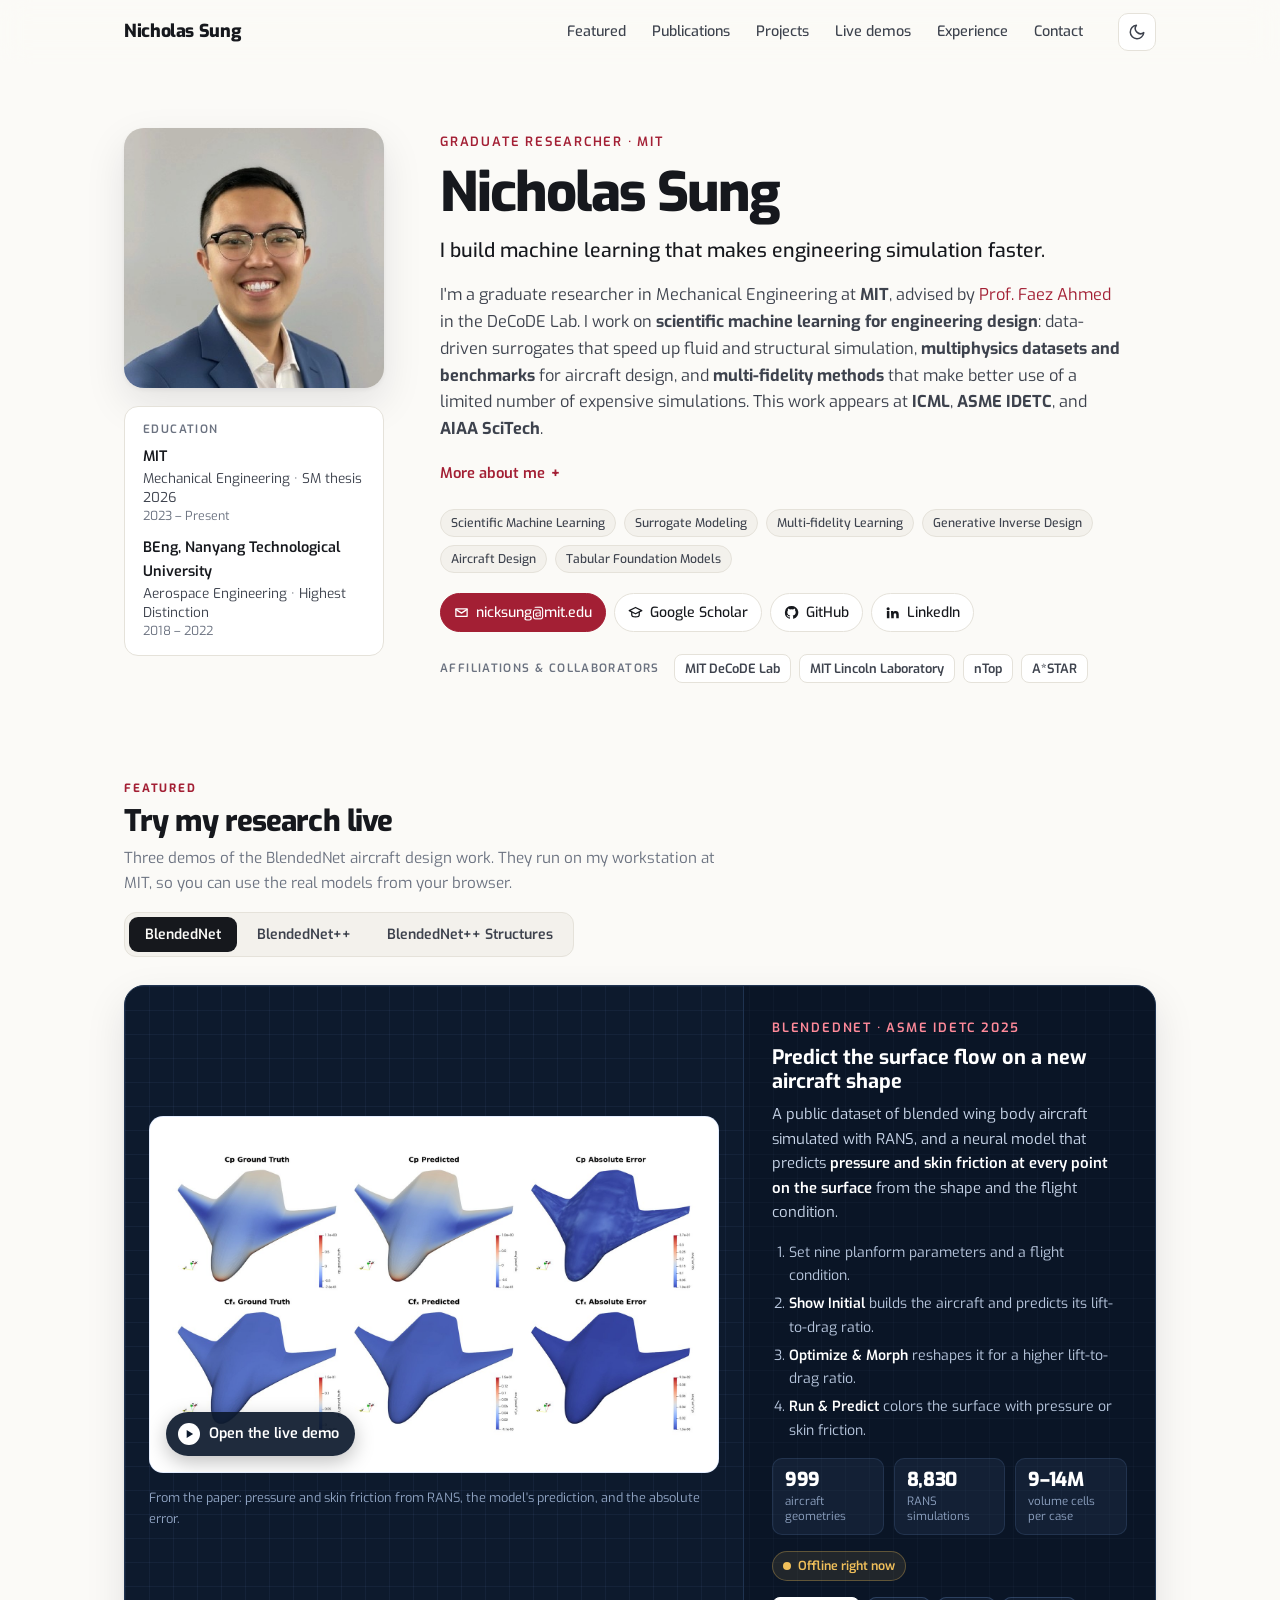
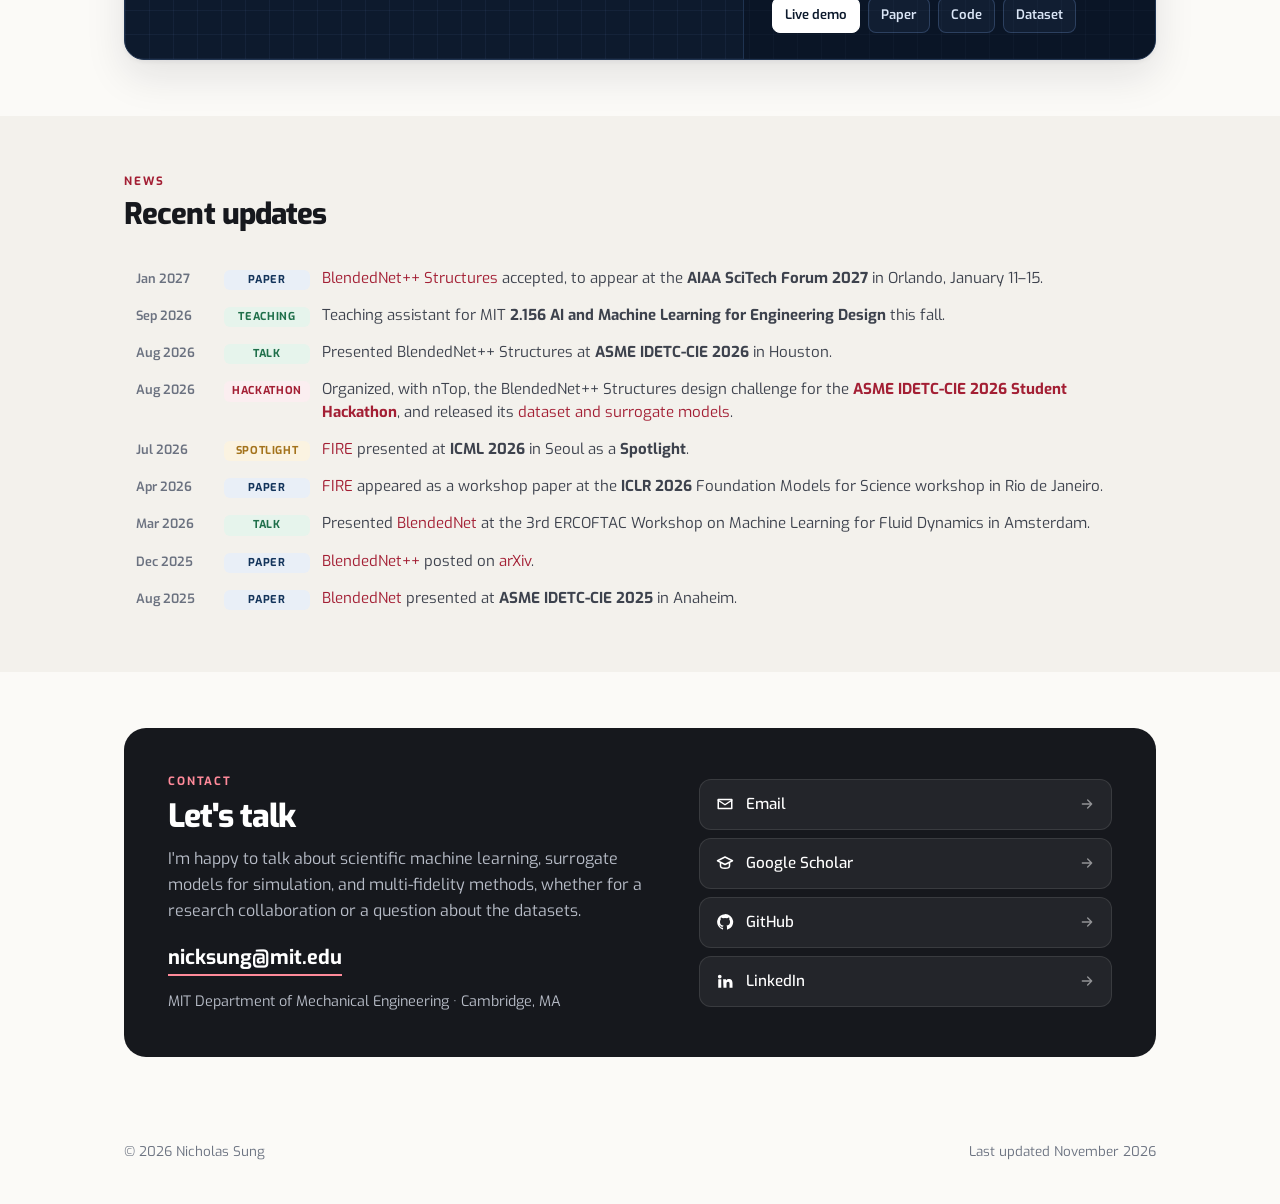
<file: index.html>
<!DOCTYPE html>
<html lang="en">
<head>
  <meta charset="utf-8">
  <meta name="viewport" content="width=device-width, initial-scale=1">
  <title>Nicholas Sung · MIT · Scientific machine learning for engineering design</title>
  <meta name="description" content="Nicholas Sung is a graduate researcher at MIT (DeCoDE Lab, advised by Prof. Faez Ahmed) working on scientific machine learning for engineering design: surrogates for simulation, aircraft datasets, and multi-fidelity methods. Live demos of BlendedNet, BlendedNet++ and BlendedNet++ Structures.">
  <meta name="author" content="Nicholas Sung">
  <meta property="og:title" content="Nicholas Sung · MIT · Scientific machine learning for engineering design">
  <meta property="og:description" content="Nicholas Sung is a graduate researcher at MIT (DeCoDE Lab, advised by Prof. Faez Ahmed) working on scientific machine learning for engineering design: surrogates for simulation, aircraft datasets, and multi-fidelity methods. Live demos of BlendedNet, BlendedNet++ and BlendedNet++ Structures.">
  <meta property="og:type" content="website">
  <meta property="og:url" content="https://nicksungg.github.io/">
  <meta property="og:image" content="https://nicksungg.github.io/assets/img/projects/structures.jpg">
  <meta name="twitter:card" content="summary_large_image">
  <link rel="canonical" href="https://nicksungg.github.io/">
  <link rel="icon" href="assets/img/favicon.svg" type="image/svg+xml">
  <link rel="preconnect" href="https://fonts.googleapis.com">
  <link rel="preconnect" href="https://fonts.gstatic.com" crossorigin>
  <link href="https://fonts.googleapis.com/css2?family=Exo:ital,wght@0,400;0,500;0,600;0,700;0,800;1,400;1,500&display=swap" rel="stylesheet">
  <link rel="stylesheet" href="assets/css/style.css?v=1">
  <script>
    document.documentElement.classList.add('js');
    (function () {
      try {
        var t = localStorage.getItem('theme');
        if (!t) t = matchMedia('(prefers-color-scheme: dark)').matches ? 'dark' : 'light';
        document.documentElement.setAttribute('data-theme', t);
      } catch (e) {}
    })();
  </script>
  <script type="application/ld+json">
  {
    "@context": "https://schema.org",
    "@type": "Person",
    "name": "Nicholas Sung",
    "jobTitle": "Graduate Researcher",
    "affiliation": { "@type": "Organization", "name": "Massachusetts Institute of Technology" },
    "alumniOf": ["Nanyang Technological University"],
    "email": "mailto:nicksung@mit.edu",
    "url": "https://nicksungg.github.io/",
    "sameAs": [
      "https://scholar.google.com/citations?user=GLLSoL8AAAAJ",
      "https://github.com/nicksungg",
      "https://www.linkedin.com/in/nicholassung/"
    ]
  }
  </script>
</head>
<body>
<a class="skip" href="#main">Skip to content</a>
<svg xmlns="http://www.w3.org/2000/svg" style="display:none" aria-hidden="true">
  <defs>
    <symbol id="i-mail" viewBox="0 0 24 24" fill="none" stroke="currentColor" stroke-width="2" stroke-linecap="round" stroke-linejoin="round"><path d="M3 6h18v12H3z"/><path d="m3 7 9 6 9-6"/></symbol>
    <symbol id="i-scholar" viewBox="0 0 24 24" fill="none" stroke="currentColor" stroke-width="2" stroke-linecap="round" stroke-linejoin="round"><path d="m2 9 10-5 10 5-10 5z"/><path d="M6 11.5V16c0 1.5 2.7 3 6 3s6-1.5 6-3v-4.5"/></symbol>
    <symbol id="i-github" viewBox="0 0 24 24" fill="currentColor"><path d="M12 1.5a10.5 10.5 0 0 0-3.32 20.46c.53.1.72-.23.72-.5v-1.86c-2.92.63-3.54-1.25-3.54-1.25-.48-1.21-1.17-1.54-1.17-1.54-.95-.65.07-.64.07-.64 1.05.08 1.61 1.08 1.61 1.08.94 1.6 2.46 1.14 3.06.87.1-.68.37-1.14.67-1.4-2.33-.27-4.78-1.17-4.78-5.19 0-1.15.41-2.08 1.08-2.82-.11-.27-.47-1.33.1-2.78 0 0 .88-.28 2.89 1.08a10 10 0 0 1 5.26 0c2-1.36 2.88-1.08 2.88-1.08.58 1.45.22 2.51.11 2.78.67.74 1.08 1.67 1.08 2.82 0 4.03-2.46 4.92-4.8 5.18.38.33.72.97.72 1.96v2.9c0 .28.19.61.73.5A10.5 10.5 0 0 0 12 1.5z"/></symbol>
    <symbol id="i-linkedin" viewBox="0 0 24 24" fill="currentColor"><path d="M4.98 3.5a2.5 2.5 0 1 1 0 5 2.5 2.5 0 0 1 0-5zM3 9.75h4V21H3zM9.5 9.75h3.8v1.6h.05c.53-1 1.83-1.9 3.75-1.9 4 0 4.9 2.5 4.9 6V21h-4v-4.9c0-1.3-.03-3-1.9-3s-2.1 1.4-2.1 2.9V21h-4z"/></symbol>
    <symbol id="i-pdf" viewBox="0 0 24 24" fill="none" stroke="currentColor" stroke-width="2" stroke-linecap="round" stroke-linejoin="round"><path d="M14 3H6v18h12V7z"/><path d="M14 3v4h4M9 13h6M9 17h6"/></symbol>
    <symbol id="i-code" viewBox="0 0 24 24" fill="none" stroke="currentColor" stroke-width="2" stroke-linecap="round" stroke-linejoin="round"><path d="m8 8-4 4 4 4M16 8l4 4-4 4M13.5 5l-3 14"/></symbol>
    <symbol id="i-web" viewBox="0 0 24 24" fill="none" stroke="currentColor" stroke-width="2" stroke-linecap="round" stroke-linejoin="round"><circle cx="12" cy="12" r="9"/><path d="M3 12h18M12 3c3 3.5 3 14.5 0 18M12 3c-3 3.5-3 14.5 0 18"/></symbol>
    <symbol id="i-data" viewBox="0 0 24 24" fill="none" stroke="currentColor" stroke-width="2" stroke-linecap="round" stroke-linejoin="round"><ellipse cx="12" cy="6" rx="8" ry="3"/><path d="M4 6v6c0 1.7 3.6 3 8 3s8-1.3 8-3V6M4 12v6c0 1.7 3.6 3 8 3s8-1.3 8-3v-6"/></symbol>
    <symbol id="i-play" viewBox="0 0 24 24"><path d="M8 5v14l11-7z" fill="currentColor"/></symbol>
    <symbol id="i-arrow" viewBox="0 0 24 24" fill="none" stroke="currentColor" stroke-width="2" stroke-linecap="round" stroke-linejoin="round"><path d="M5 12h14M13 6l6 6-6 6"/></symbol>
    <symbol id="i-up" viewBox="0 0 24 24" fill="none" stroke="currentColor" stroke-width="2" stroke-linecap="round" stroke-linejoin="round"><path d="M12 19V5M6 11l6-6 6 6"/></symbol>
  </defs>
</svg>

<header class="nav" id="top">
  <div class="wrap">
    <a class="brand" href="#top">Nicholas Sung</a>
    <button class="icon-btn menu-btn" id="menuBtn" aria-label="Open menu" aria-expanded="false">
      <svg viewBox="0 0 24 24" fill="none" stroke="currentColor" stroke-width="2" stroke-linecap="round"><path d="M4 7h16M4 12h16M4 17h16"/></svg>
    </button>
    <ul class="nav-links" id="navLinks">
      <li><a href="#research">Featured</a></li>
      <li><a href="publications.html">Publications</a></li>
      <li><a href="projects.html">Projects</a></li>
      <li><a href="demos.html">Live demos</a></li>
      <li><a href="experience.html">Experience</a></li>
      <li><a href="#contact">Contact</a></li>
    </ul>
    <button class="icon-btn theme-btn" id="themeBtn" aria-label="Toggle dark mode">
      <svg class="moon" viewBox="0 0 24 24" fill="none" stroke="currentColor" stroke-width="2" stroke-linecap="round" stroke-linejoin="round"><path d="M21 12.8A9 9 0 1 1 11.2 3a7 7 0 0 0 9.8 9.8z"/></svg>
      <svg class="sun" viewBox="0 0 24 24" fill="none" stroke="currentColor" stroke-width="2" stroke-linecap="round"><circle cx="12" cy="12" r="4"/><path d="M12 2v2M12 20v2M4.9 4.9l1.4 1.4M17.7 17.7l1.4 1.4M2 12h2M20 12h2M4.9 19.1l1.4-1.4M17.7 6.3l1.4-1.4"/></svg>
    </button>
  </div>
</header>

<main id="main">
<!-- ======================= HERO / ABOUT ======================= -->
<section class="hero" id="about">
  <div class="wrap">
    <div class="hero-grid">
      <aside class="hero-side">
        <div class="portrait">
          <img src="assets/img/headshot.jpg" alt="Portrait of Nicholas Sung" width="400" height="400">
        </div>
        <div class="side-card">
          <h4>Education</h4>
          <div class="edu-mini">
            <div><b>MIT</b><span>Mechanical Engineering · SM thesis 2026</span><span class="yr">2023 – Present</span></div>
            <div><b>BEng, Nanyang Technological University</b><span>Aerospace Engineering · Highest Distinction</span><span class="yr">2018 – 2022</span></div>
          </div>
        </div>
      </aside>

      <div>
        <span class="eyebrow">Graduate Researcher · MIT</span>
        <h1>Nicholas Sung</h1>
        <p class="tagline">I build machine learning that makes engineering simulation faster.</p>
        <div class="bio">
          <p class="lede">
            I'm a graduate researcher in Mechanical Engineering at <strong>MIT</strong>, advised by
            <a href="https://decode.mit.edu/" target="_blank" rel="noopener">Prof. Faez Ahmed</a> in the DeCoDE Lab.
            I work on <strong>scientific machine learning for engineering design</strong>: data-driven surrogates that speed up
            fluid and structural simulation, <strong>multiphysics datasets and benchmarks</strong> for aircraft design, and
            <strong>multi-fidelity methods</strong> that make better use of a limited number of expensive simulations.
            This work appears at <strong>ICML</strong>, <strong>ASME IDETC</strong>, and <strong>AIAA SciTech</strong>.
          </p>
          <details class="more-bio">
            <summary>More about me</summary>
            <p>
              I lead BlendedNet and its extensions, built with MIT Lincoln Laboratory and nTop.
              <a href="publications.html#pub-blendednet">BlendedNet</a> is a public dataset of 999 blended wing body aircraft
              with 8,830 RANS simulations, and a neural model that predicts pressure and skin friction across the aircraft surface.
              <a href="publications.html#pub-blendednetpp">BlendedNet++</a> grows this to 12,492 geometries, compares five
              surrogate models, and generates new aircraft shapes for a requested lift-to-drag ratio, which are then checked with CFD.
              <a href="publications.html#pub-structures">BlendedNet++ Structures</a> passes the predicted aerodynamic loads to
              finite element models of the internal structure, so a design can be chosen for low mass under stress and volume limits.
              With nTop, I organized a design challenge built on it for the
              <a href="https://www.linkedin.com/posts/we-are-excited-to-share-that-ntop-is-once-share-7490517883760844800-FCoN/" target="_blank" rel="noopener">ASME IDETC-CIE 2026 Student Hackathon</a>.
              All three have <a href="demos.html">live demos</a> on this site.
            </p>
            <p>
              On the methods side, <a href="publications.html#pub-fire">FIRE</a> (ICML 2026 Spotlight) uses tabular foundation
              models to combine many inexpensive simulations with a few high-fidelity ones, and predicts both a value and its
              uncertainty without retraining for each problem. My current work extends this to full physical fields and to
              choosing which simulation to run next.
            </p>
            <p>
              Before MIT, I was a research engineer at A*STAR's Centre for Frontier AI Research in Singapore, working on
              physics-informed neural networks, and earned a BEng in Aerospace Engineering from
              <strong>Nanyang Technological University</strong> with Highest Distinction. This fall I am the teaching assistant
              for MIT 2.156, AI and Machine Learning for Engineering Design.
            </p>
          </details>
        </div>

        <div class="interests" aria-label="Research interests">
          <span class="tag">Scientific Machine Learning</span>
          <span class="tag">Surrogate Modeling</span>
          <span class="tag">Multi-fidelity Learning</span>
          <span class="tag">Generative Inverse Design</span>
          <span class="tag">Aircraft Design</span>
          <span class="tag">Tabular Foundation Models</span>
        </div>

        <div class="links">
          <a class="pill primary" href="mailto:nicksung@mit.edu"><svg><use href="#i-mail"/></svg>nicksung@mit.edu</a>
          <a class="pill" href="https://scholar.google.com/citations?user=GLLSoL8AAAAJ&amp;hl=en" target="_blank" rel="noopener"><svg><use href="#i-scholar"/></svg>Google Scholar</a>
          <a class="pill" href="https://github.com/nicksungg" target="_blank" rel="noopener"><svg><use href="#i-github"/></svg>GitHub</a>
          <a class="pill" href="https://www.linkedin.com/in/nicholassung/" target="_blank" rel="noopener"><svg><use href="#i-linkedin"/></svg>LinkedIn</a>
        </div>

        <div class="affil" aria-label="Affiliations and collaborators">
          <span class="affil-label">Affiliations &amp; collaborators</span>
          <div class="affil-list">
            <span>MIT DeCoDE Lab</span>
            <span>MIT Lincoln Laboratory</span>
            <span>nTop</span>
            <span>A*STAR</span>
          </div>
        </div>
      </div>
    </div>
  </div>
</section>

<!-- ======================= FEATURED: LIVE DEMOS ======================= -->
<section class="block" id="research">
  <div class="wrap">
    <div class="sec-head">
      <div>
        <span class="sec-num">FEATURED</span>
        <h2>Try my research live</h2>
        <p>Three demos of the BlendedNet aircraft design work. They run on my workstation at MIT, so you can use the real models from your browser.</p>
      </div>
      <div class="sc-tabs" role="tablist" aria-label="Featured projects" data-tabs="showcase">
        <button class="sc-tab active" role="tab" aria-selected="true" data-tab="blendednet">BlendedNet</button>
        <button class="sc-tab" role="tab" aria-selected="false" data-tab="blendednetpp">BlendedNet++</button>
        <button class="sc-tab" role="tab" aria-selected="false" data-tab="structures">BlendedNet++ Structures</button>
      </div>
    </div>

    <div id="showcase">
      <!-- BlendedNet -->
      <div class="sc-stage" data-panel="blendednet" role="tabpanel">
        <div class="sc-view">
          <a class="sc-poster" href="demos.html#blendednet" aria-label="Open the BlendedNet live demo">
            <img src="assets/img/projects/blendednet.jpg" width="1600" height="1000"
                 alt="Pressure and skin friction on a blended wing body aircraft: RANS result, the model's prediction, and the absolute error">
            <span class="play"><svg><use href="#i-play"/></svg>Open the live demo</span>
          </a>
          <p class="sc-caption">From the paper: pressure and skin friction from RANS, the model's prediction, and the absolute error.</p>
        </div>
        <aside class="sc-side">
          <div>
            <span class="eyebrow">BlendedNet · ASME IDETC 2025</span>
            <h3>Predict the surface flow on a new aircraft shape</h3>
            <p>A public dataset of blended wing body aircraft simulated with RANS, and a neural model that predicts <em>pressure and skin friction at every point on the surface</em> from the shape and the flight condition.</p>
          </div>
          <ol class="sc-steps">
            <li>Set nine planform parameters and a flight condition.</li>
            <li><b>Show Initial</b> builds the aircraft and predicts its lift-to-drag ratio.</li>
            <li><b>Optimize &amp; Morph</b> reshapes it for a higher lift-to-drag ratio.</li>
            <li><b>Run &amp; Predict</b> colors the surface with pressure or skin friction.</li>
          </ol>
          <div class="sc-stats"><div><b>999</b><span>aircraft geometries</span></div><div><b>8,830</b><span>RANS simulations</span></div><div><b>9–14M</b><span>volume cells per case</span></div></div>
          <span class="status" data-demo-status="blendednet">Checking…</span>
          <div class="sc-links"><a class="go" href="demos.html#blendednet">Live demo</a><a href="https://arxiv.org/abs/2509.07209" target="_blank" rel="noopener">Paper</a><a href="https://github.com/nicksungg/clarc_blended_wing_body" target="_blank" rel="noopener">Code</a><a href="https://doi.org/10.7910/DVN/VJT9EP" target="_blank" rel="noopener">Dataset</a></div>
        </aside>
      </div>

      <!-- BlendedNet++ -->
      <div class="sc-stage" data-panel="blendednetpp" role="tabpanel" hidden>
        <div class="sc-view">
          <a class="sc-poster" href="demos.html#blendednetpp" aria-label="Open the BlendedNet++ live demo">
            <img src="assets/img/projects/blendednetpp.jpg" width="1600" height="1000" loading="lazy"
                 alt="Fifteen different blended wing body aircraft shapes from the BlendedNet++ dataset">
            <span class="play"><svg><use href="#i-play"/></svg>Open the live demo</span>
          </a>
          <p class="sc-caption">From the paper: fifteen of the 12,492 aircraft geometries in the dataset.</p>
        </div>
        <aside class="sc-side">
          <div>
            <span class="eyebrow">BlendedNet++ · arXiv 2025</span>
            <h3>Generate an aircraft for a target lift-to-drag ratio</h3>
            <p>A larger dataset, a benchmark of five surrogate models, and <em>generative inverse design</em>: a diffusion model proposes shapes for a requested lift-to-drag ratio, and CFD confirms them.</p>
          </div>
          <ol class="sc-steps">
            <li>Choose altitude, airspeed, angle of attack, length, and a target lift-to-drag ratio.</li>
            <li><b>Generate Candidates</b>: the diffusion model proposes four aircraft in about 40 seconds.</li>
            <li>Select one, then <b>Run Field Prediction</b> to see pressure and skin friction over its surface.</li>
          </ol>
          <div class="sc-stats"><div><b>12,492</b><span>aircraft geometries</span></div><div><b>5</b><span>surrogate models compared</span></div><div><b>R² &gt; 0.99</b><span>target vs CFD lift-to-drag</span></div></div>
          <span class="status" data-demo-status="blendednetpp">Checking…</span>
          <div class="sc-links"><a class="go" href="demos.html#blendednetpp">Live demo</a><a href="https://arxiv.org/abs/2512.03280" target="_blank" rel="noopener">Paper</a><a href="https://doi.org/10.7910/DVN/ICIDK4" target="_blank" rel="noopener">Dataset</a></div>
        </aside>
      </div>

      <!-- BlendedNet++ Structures -->
      <div class="sc-stage" data-panel="structures" role="tabpanel" hidden>
        <div class="sc-view">
          <a class="sc-poster" href="demos.html#structures" aria-label="Open the BlendedNet++ Structures live demo">
            <img src="assets/img/projects/structures.jpg" width="1600" height="1000" loading="lazy"
                 alt="Internal ribs, spars and frames of a blended wing body aircraft, colored by stress, inside a translucent outer surface">
            <span class="play"><svg><use href="#i-play"/></svg>Open the live demo</span>
          </a>
          <p class="sc-caption">From the paper: stress on the internal structure of one design, from the finite element analysis.</p>
        </div>
        <aside class="sc-side">
          <div>
            <span class="eyebrow">BlendedNet++ Structures · AIAA SciTech 2027</span>
            <h3>Build the airframe and its internal structure</h3>
            <p>An aerostructural dataset in which <em>predicted aerodynamic loads drive a shell finite element model</em>, and a benchmark for choosing planform, layout, and sizing to minimize mass under stress and volume limits.</p>
          </div>
          <ol class="sc-steps">
            <li>Move the sliders for the planform and the structural layout.</li>
            <li><b>Build geometry</b> runs nTop on my workstation, in about 40 seconds.</li>
            <li>Explore the outer surface and the internal structure in 3D.</li>
            <li>The <b>Pareto explorer</b> finds low-mass designs for a mission you set.</li>
          </ol>
          <div class="sc-stats"><div><b>13,989</b><span>analyzed runs</span></div><div><b>1,369</b><span>planforms</span></div><div><b>1.2%</b><span>median error in predicted mass</span></div></div>
          <span class="status" data-demo-status="structures">Checking…</span>
          <div class="sc-links"><a class="go" href="demos.html#structures">Live demo</a><a href="https://www.linkedin.com/posts/we-are-excited-to-share-that-ntop-is-once-share-7490517883760844800-FCoN/" target="_blank" rel="noopener">IDETC 2026 hackathon</a></div>
        </aside>
      </div>
    </div>
  </div>
</section>

<!-- ======================= NEWS ======================= -->
<section class="block alt" id="news">
  <div class="wrap">
    <div class="sec-head">
      <div>
        <span class="sec-num">NEWS</span>
        <h2>Recent updates</h2>
      </div>
    </div>
    <ul class="news" id="newsList">
      <li><time>Jan 2027</time><span class="cat cat-paper">Paper</span><div><a href="publications.html#pub-structures">BlendedNet++ Structures</a> accepted, to appear at the <b>AIAA SciTech Forum 2027</b> in Orlando, January 11–15.</div></li>
      <li><time>Sep 2026</time><span class="cat cat-talk">Teaching</span><div>Teaching assistant for MIT <b>2.156 AI and Machine Learning for Engineering Design</b> this fall.</div></li>
      <li><time>Aug 2026</time><span class="cat cat-talk">Talk</span><div>Presented BlendedNet++ Structures at <b>ASME IDETC-CIE 2026</b> in Houston.</div></li>
      <li><time>Aug 2026</time><span class="cat cat-release">Hackathon</span><div>Organized, with nTop, the BlendedNet++ Structures design challenge for the <a href="https://www.linkedin.com/posts/we-are-excited-to-share-that-ntop-is-once-share-7490517883760844800-FCoN/" target="_blank" rel="noopener"><b>ASME IDETC-CIE 2026 Student Hackathon</b></a>, and released its <a href="https://github.com/nicksungg/nTop---ASME-IDETC-CIE-Student-Hackathon" target="_blank" rel="noopener">dataset and surrogate models</a>.</div></li>
      <li><time>Jul 2026</time><span class="cat cat-award">Spotlight</span><div><a href="publications.html#pub-fire">FIRE</a> presented at <b>ICML 2026</b> in Seoul as a <b>Spotlight</b>.</div></li>
      <li><time>Apr 2026</time><span class="cat cat-paper">Paper</span><div><a href="publications.html#pub-fire">FIRE</a> appeared as a workshop paper at the <b>ICLR 2026</b> Foundation Models for Science workshop in Rio de Janeiro.</div></li>
      <li><time>Mar 2026</time><span class="cat cat-talk">Talk</span><div>Presented <a href="publications.html#pub-blendednet">BlendedNet</a> at the 3rd ERCOFTAC Workshop on Machine Learning for Fluid Dynamics in Amsterdam.</div></li>
      <li><time>Dec 2025</time><span class="cat cat-paper">Paper</span><div><a href="publications.html#pub-blendednetpp">BlendedNet++</a> posted on <a href="https://arxiv.org/abs/2512.03280" target="_blank" rel="noopener">arXiv</a>.</div></li>
      <li><time>Aug 2025</time><span class="cat cat-paper">Paper</span><div><a href="publications.html#pub-blendednet">BlendedNet</a> presented at <b>ASME IDETC-CIE 2025</b> in Anaheim.</div></li>
    </ul>
  </div>
</section>

<!-- ======================= CONTACT ======================= -->
<section class="block" id="contact">
  <div class="wrap">
    <div class="contact reveal">
      <div>
        <span class="sec-num">CONTACT</span>
        <h2>Let's talk</h2>
        <p>I'm happy to talk about scientific machine learning, surrogate models for simulation, and multi-fidelity methods, whether for a research collaboration or a question about the datasets.</p>
        <a class="email" href="mailto:nicksung@mit.edu">nicksung@mit.edu</a>
        <p style="margin-top:14px;font-size:.9rem">MIT Department of Mechanical Engineering · Cambridge, MA</p>
      </div>
      <div class="contact-links">
        <a href="mailto:nicksung@mit.edu"><svg><use href="#i-mail"/></svg>Email<svg class="arrow"><use href="#i-arrow"/></svg></a>
        <a href="https://scholar.google.com/citations?user=GLLSoL8AAAAJ&amp;hl=en" target="_blank" rel="noopener"><svg><use href="#i-scholar"/></svg>Google Scholar<svg class="arrow"><use href="#i-arrow"/></svg></a>
        <a href="https://github.com/nicksungg" target="_blank" rel="noopener"><svg><use href="#i-github"/></svg>GitHub<svg class="arrow"><use href="#i-arrow"/></svg></a>
        <a href="https://www.linkedin.com/in/nicholassung/" target="_blank" rel="noopener"><svg><use href="#i-linkedin"/></svg>LinkedIn<svg class="arrow"><use href="#i-arrow"/></svg></a>
      </div>
    </div>
  </div>
</section>

</main>

<footer>
  <div class="wrap">
    <span>© <span id="year">2026</span> Nicholas Sung</span>
    <span>Last updated November 2026</span>
  </div>
</footer>

<button class="icon-btn to-top" id="toTop" aria-label="Back to top"><svg><use href="#i-up"/></svg></button>

<script src="assets/js/main.js?v=1"></script>
<script src="assets/js/live.js?v=3"></script>
</body>
</html>
</file>
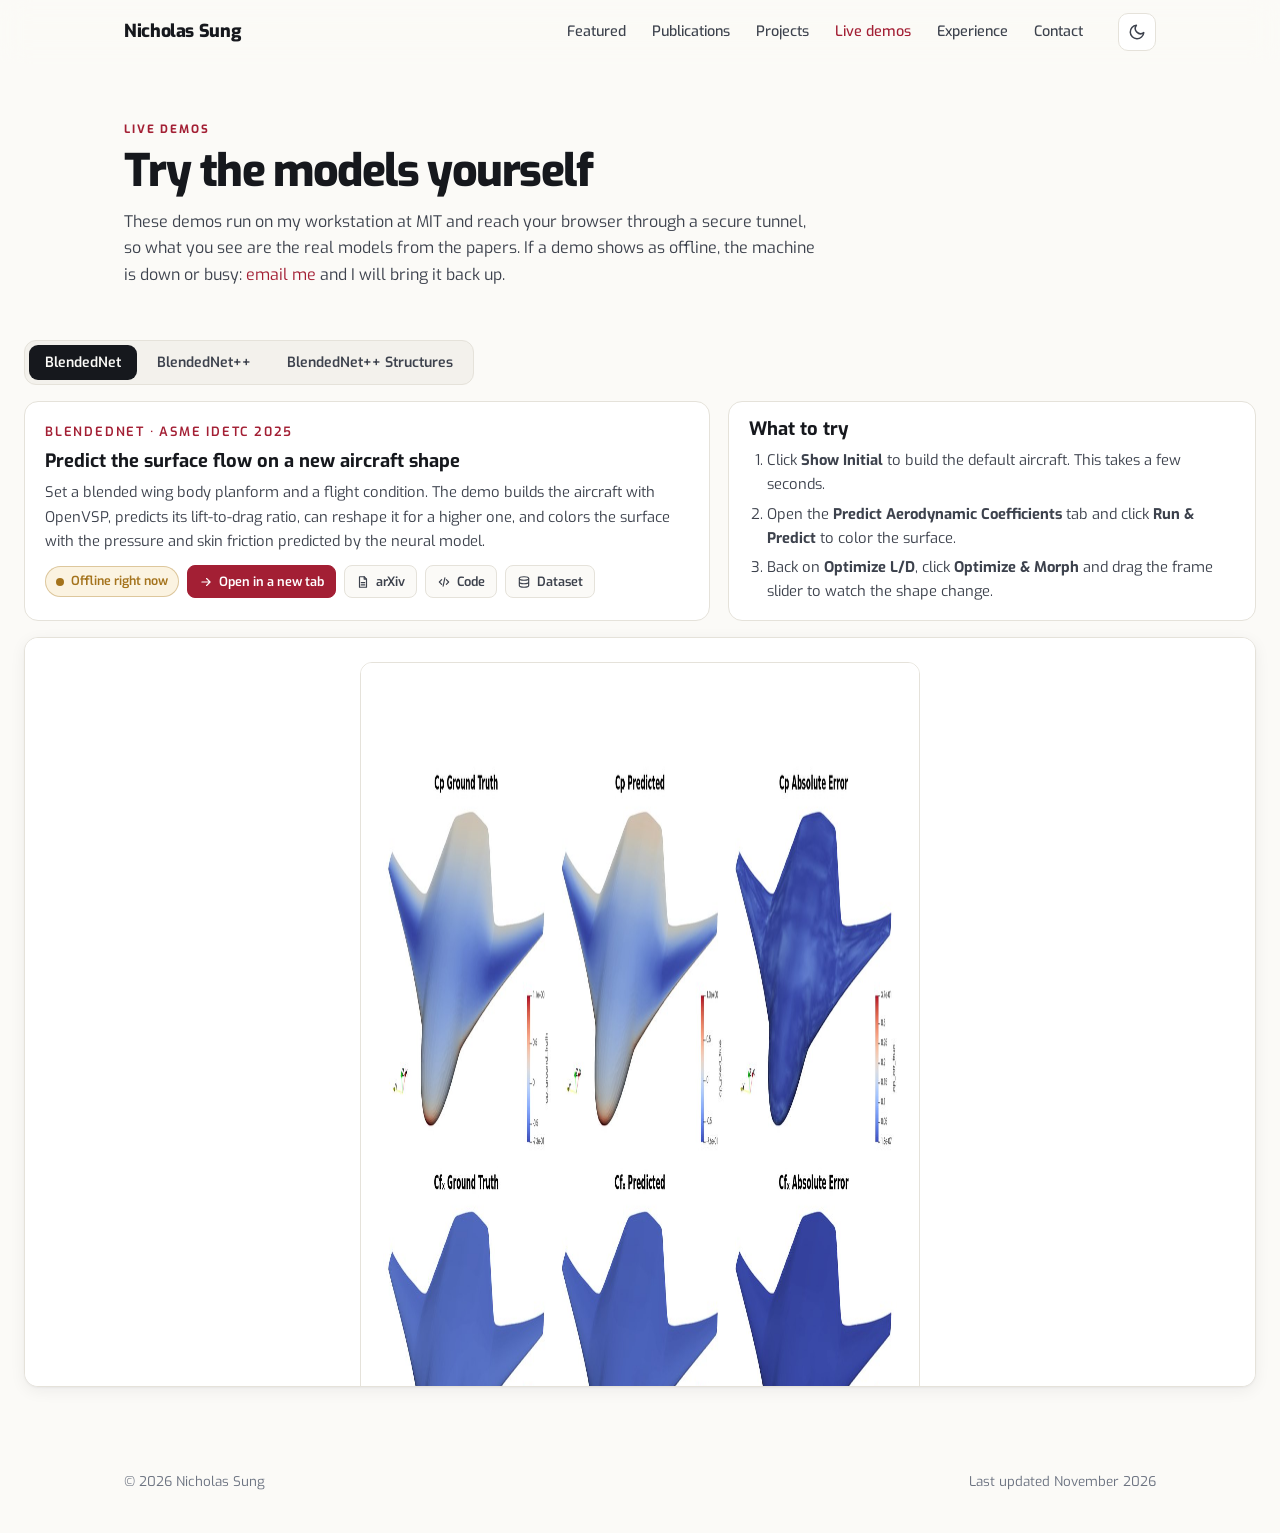
<file: demos.html>
<!DOCTYPE html>
<html lang="en">
<head>
  <meta charset="utf-8">
  <meta name="viewport" content="width=device-width, initial-scale=1">
  <title>Live demos · Nicholas Sung</title>
  <meta name="description" content="Try BlendedNet, BlendedNet++ and BlendedNet++ Structures in the browser. The demos run on Nicholas Sung's workstation at MIT.">
  <meta name="author" content="Nicholas Sung">
  <meta property="og:title" content="Live demos · Nicholas Sung">
  <meta property="og:description" content="Try BlendedNet, BlendedNet++ and BlendedNet++ Structures in the browser. The demos run on Nicholas Sung's workstation at MIT.">
  <meta property="og:type" content="website">
  <meta property="og:url" content="https://nicksungg.github.io/demos.html">
  <meta property="og:image" content="https://nicksungg.github.io/assets/img/projects/structures.jpg">
  <meta name="twitter:card" content="summary_large_image">
  <link rel="canonical" href="https://nicksungg.github.io/demos.html">
  <link rel="icon" href="assets/img/favicon.svg" type="image/svg+xml">
  <link rel="preconnect" href="https://fonts.googleapis.com">
  <link rel="preconnect" href="https://fonts.gstatic.com" crossorigin>
  <link href="https://fonts.googleapis.com/css2?family=Exo:ital,wght@0,400;0,500;0,600;0,700;0,800;1,400;1,500&display=swap" rel="stylesheet">
  <link rel="stylesheet" href="assets/css/style.css?v=1">
  <script>
    document.documentElement.classList.add('js');
    (function () {
      try {
        var t = localStorage.getItem('theme');
        if (!t) t = matchMedia('(prefers-color-scheme: dark)').matches ? 'dark' : 'light';
        document.documentElement.setAttribute('data-theme', t);
      } catch (e) {}
    })();
  </script>
</head>
<body>
<a class="skip" href="#main">Skip to content</a>
<svg xmlns="http://www.w3.org/2000/svg" style="display:none" aria-hidden="true">
  <defs>
    <symbol id="i-mail" viewBox="0 0 24 24" fill="none" stroke="currentColor" stroke-width="2" stroke-linecap="round" stroke-linejoin="round"><path d="M3 6h18v12H3z"/><path d="m3 7 9 6 9-6"/></symbol>
    <symbol id="i-scholar" viewBox="0 0 24 24" fill="none" stroke="currentColor" stroke-width="2" stroke-linecap="round" stroke-linejoin="round"><path d="m2 9 10-5 10 5-10 5z"/><path d="M6 11.5V16c0 1.5 2.7 3 6 3s6-1.5 6-3v-4.5"/></symbol>
    <symbol id="i-github" viewBox="0 0 24 24" fill="currentColor"><path d="M12 1.5a10.5 10.5 0 0 0-3.32 20.46c.53.1.72-.23.72-.5v-1.86c-2.92.63-3.54-1.25-3.54-1.25-.48-1.21-1.17-1.54-1.17-1.54-.95-.65.07-.64.07-.64 1.05.08 1.61 1.08 1.61 1.08.94 1.6 2.46 1.14 3.06.87.1-.68.37-1.14.67-1.4-2.33-.27-4.78-1.17-4.78-5.19 0-1.15.41-2.08 1.08-2.82-.11-.27-.47-1.33.1-2.78 0 0 .88-.28 2.89 1.08a10 10 0 0 1 5.26 0c2-1.36 2.88-1.08 2.88-1.08.58 1.45.22 2.51.11 2.78.67.74 1.08 1.67 1.08 2.82 0 4.03-2.46 4.92-4.8 5.18.38.33.72.97.72 1.96v2.9c0 .28.19.61.73.5A10.5 10.5 0 0 0 12 1.5z"/></symbol>
    <symbol id="i-linkedin" viewBox="0 0 24 24" fill="currentColor"><path d="M4.98 3.5a2.5 2.5 0 1 1 0 5 2.5 2.5 0 0 1 0-5zM3 9.75h4V21H3zM9.5 9.75h3.8v1.6h.05c.53-1 1.83-1.9 3.75-1.9 4 0 4.9 2.5 4.9 6V21h-4v-4.9c0-1.3-.03-3-1.9-3s-2.1 1.4-2.1 2.9V21h-4z"/></symbol>
    <symbol id="i-pdf" viewBox="0 0 24 24" fill="none" stroke="currentColor" stroke-width="2" stroke-linecap="round" stroke-linejoin="round"><path d="M14 3H6v18h12V7z"/><path d="M14 3v4h4M9 13h6M9 17h6"/></symbol>
    <symbol id="i-code" viewBox="0 0 24 24" fill="none" stroke="currentColor" stroke-width="2" stroke-linecap="round" stroke-linejoin="round"><path d="m8 8-4 4 4 4M16 8l4 4-4 4M13.5 5l-3 14"/></symbol>
    <symbol id="i-web" viewBox="0 0 24 24" fill="none" stroke="currentColor" stroke-width="2" stroke-linecap="round" stroke-linejoin="round"><circle cx="12" cy="12" r="9"/><path d="M3 12h18M12 3c3 3.5 3 14.5 0 18M12 3c-3 3.5-3 14.5 0 18"/></symbol>
    <symbol id="i-data" viewBox="0 0 24 24" fill="none" stroke="currentColor" stroke-width="2" stroke-linecap="round" stroke-linejoin="round"><ellipse cx="12" cy="6" rx="8" ry="3"/><path d="M4 6v6c0 1.7 3.6 3 8 3s8-1.3 8-3V6M4 12v6c0 1.7 3.6 3 8 3s8-1.3 8-3v-6"/></symbol>
    <symbol id="i-play" viewBox="0 0 24 24"><path d="M8 5v14l11-7z" fill="currentColor"/></symbol>
    <symbol id="i-arrow" viewBox="0 0 24 24" fill="none" stroke="currentColor" stroke-width="2" stroke-linecap="round" stroke-linejoin="round"><path d="M5 12h14M13 6l6 6-6 6"/></symbol>
    <symbol id="i-up" viewBox="0 0 24 24" fill="none" stroke="currentColor" stroke-width="2" stroke-linecap="round" stroke-linejoin="round"><path d="M12 19V5M6 11l6-6 6 6"/></symbol>
  </defs>
</svg>

<header class="nav" id="top">
  <div class="wrap">
    <a class="brand" href="index.html">Nicholas Sung</a>
    <button class="icon-btn menu-btn" id="menuBtn" aria-label="Open menu" aria-expanded="false">
      <svg viewBox="0 0 24 24" fill="none" stroke="currentColor" stroke-width="2" stroke-linecap="round"><path d="M4 7h16M4 12h16M4 17h16"/></svg>
    </button>
    <ul class="nav-links" id="navLinks">
      <li><a href="index.html#research">Featured</a></li>
      <li><a href="publications.html">Publications</a></li>
      <li><a href="projects.html">Projects</a></li>
      <li><a href="demos.html" class="active">Live demos</a></li>
      <li><a href="experience.html">Experience</a></li>
      <li><a href="index.html#contact">Contact</a></li>
    </ul>
    <button class="icon-btn theme-btn" id="themeBtn" aria-label="Toggle dark mode">
      <svg class="moon" viewBox="0 0 24 24" fill="none" stroke="currentColor" stroke-width="2" stroke-linecap="round" stroke-linejoin="round"><path d="M21 12.8A9 9 0 1 1 11.2 3a7 7 0 0 0 9.8 9.8z"/></svg>
      <svg class="sun" viewBox="0 0 24 24" fill="none" stroke="currentColor" stroke-width="2" stroke-linecap="round"><circle cx="12" cy="12" r="4"/><path d="M12 2v2M12 20v2M4.9 4.9l1.4 1.4M17.7 17.7l1.4 1.4M2 12h2M20 12h2M4.9 19.1l1.4-1.4M17.7 6.3l1.4-1.4"/></svg>
    </button>
  </div>
</header>

<main id="main">
<section class="page-hero">
  <div class="wrap">
    <span class="sec-num">LIVE DEMOS</span>
    <h1>Try the models yourself</h1>
    <p>These demos run on my workstation at MIT and reach your browser through a secure tunnel, so what you see are the real models from the papers. If a demo shows as offline, the machine is down or busy: <a href="mailto:nicksung@mit.edu">email me</a> and I will bring it back up.</p>
  </div>
</section>

<section class="block" style="padding-top:28px">
  <div class="wrap" style="max-width:1280px">
    <div class="demo-bar">
      <div class="sc-tabs" role="tablist" aria-label="Choose a demo" data-tabs="demoPanels" data-hash>
        <button class="sc-tab active" role="tab" aria-selected="true" data-tab="blendednet">BlendedNet</button>
        <button class="sc-tab" role="tab" aria-selected="false" data-tab="blendednetpp">BlendedNet++</button>
        <button class="sc-tab" role="tab" aria-selected="false" data-tab="structures">BlendedNet++ Structures</button>
      </div>
    </div>

    <div id="demoPanels">

      <!-- BlendedNet -->
      <div data-panel="blendednet" role="tabpanel">
        <div class="demo-info">
          <div class="card">
            <span class="eyebrow">BlendedNet · ASME IDETC 2025</span>
            <h3 style="margin-top:6px">Predict the surface flow on a new aircraft shape</h3>
            <p>Set a blended wing body planform and a flight condition. The demo builds the aircraft with OpenVSP, predicts its lift-to-drag ratio, can reshape it for a higher one, and colors the surface with the pressure and skin friction predicted by the neural model.</p>
            <div class="demo-actions">
              <span class="status" data-demo-status="blendednet">Checking…</span>
              <a class="btn demo" data-demo-open="blendednet" href="#" target="_blank" rel="noopener" hidden><svg><use href="#i-arrow"/></svg>Open in a new tab</a>
              <a class="btn" href="https://arxiv.org/abs/2509.07209" target="_blank" rel="noopener"><svg><use href="#i-pdf"/></svg>arXiv</a>
              <a class="btn" href="https://github.com/nicksungg/clarc_blended_wing_body" target="_blank" rel="noopener"><svg><use href="#i-code"/></svg>Code</a>
              <a class="btn" href="https://doi.org/10.7910/DVN/VJT9EP" target="_blank" rel="noopener"><svg><use href="#i-data"/></svg>Dataset</a>
            </div>
          </div>
          <div class="card">
            <h3>What to try</h3>
            <ol>
              <li>Click <b>Show Initial</b> to build the default aircraft. This takes a few seconds.</li>
              <li>Open the <b>Predict Aerodynamic Coefficients</b> tab and click <b>Run &amp; Predict</b> to color the surface.</li>
              <li>Back on <b>Optimize L/D</b>, click <b>Optimize &amp; Morph</b> and drag the frame slider to watch the shape change.</li>
            </ol>
          </div>
        </div>
        <div class="demo-frame" data-demo-frame="blendednet">
          <iframe title="BlendedNet live demo" allow="fullscreen"></iframe>
          <div class="demo-off" hidden>
            <div>
              <img src="assets/img/projects/blendednet.jpg" alt="" width="1600" height="1000">
              <h3>This demo is offline right now</h3>
              <p>It runs on my workstation, which is down or busy at the moment. The figure above is from the paper. <a href="mailto:nicksung@mit.edu">Email me</a> and I will bring the demo back up.</p>
            </div>
          </div>
        </div>
      </div>

      <!-- BlendedNet++ -->
      <div data-panel="blendednetpp" role="tabpanel" hidden>
        <div class="demo-info">
          <div class="card">
            <span class="eyebrow">BlendedNet++ · arXiv 2025</span>
            <h3 style="margin-top:6px">Generate an aircraft for a target lift-to-drag ratio</h3>
            <p>Give a flight condition and the lift-to-drag ratio you want. A diffusion model proposes four aircraft shapes with their predicted lift-to-drag ratio, and a second model predicts the pressure and skin friction over the surface of the one you select.</p>
            <div class="demo-actions">
              <span class="status" data-demo-status="blendednetpp">Checking…</span>
              <a class="btn demo" data-demo-open="blendednetpp" href="#" target="_blank" rel="noopener" hidden><svg><use href="#i-arrow"/></svg>Open in a new tab</a>
              <a class="btn" href="https://arxiv.org/abs/2512.03280" target="_blank" rel="noopener"><svg><use href="#i-pdf"/></svg>arXiv</a>
              <a class="btn" href="https://doi.org/10.7910/DVN/ICIDK4" target="_blank" rel="noopener"><svg><use href="#i-data"/></svg>Dataset</a>
            </div>
          </div>
          <div class="card">
            <h3>What to try</h3>
            <ol>
              <li>Keep the default flight condition and target, and click <b>Generate Candidates</b>. Four designs appear in about 40 seconds.</li>
              <li>Click <b>Select Design</b> under the one you like.</li>
              <li>Click <b>Run Field Prediction</b> to see pressure and skin friction on its surface, in about 10 seconds.</li>
            </ol>
          </div>
        </div>
        <div class="demo-frame" data-demo-frame="blendednetpp">
          <iframe title="BlendedNet++ live demo" allow="fullscreen"></iframe>
          <div class="demo-off" hidden>
            <div>
              <img src="assets/img/projects/blendednetpp.jpg" alt="" width="1600" height="1000">
              <h3>This demo is offline right now</h3>
              <p>It runs on my workstation, which is down or busy at the moment. The figure above is from the paper. <a href="mailto:nicksung@mit.edu">Email me</a> and I will bring the demo back up.</p>
            </div>
          </div>
        </div>
      </div>

      <!-- BlendedNet++ Structures -->
      <div data-panel="structures" role="tabpanel" hidden>
        <div class="demo-info">
          <div class="card">
            <span class="eyebrow">BlendedNet++ Structures · AIAA SciTech 2027</span>
            <h3 style="margin-top:6px">Build the airframe and its internal structure</h3>
            <p>Sliders set the planform and the layout of ribs, spars and frames. nTop builds the outer surface and the internal structure on my workstation, and you can turn both in 3D. The Pareto explorer runs the inverse design: it searches for low-mass designs for a mission and builds three of them.</p>
            <div class="demo-actions">
              <span class="status" data-demo-status="structures">Checking…</span>
              <button class="btn demo" type="button" data-for="structures" data-demo-path="/">3D viewer</button>
              <button class="btn" type="button" data-for="structures" data-demo-path="/pareto">Pareto explorer</button>
              <a class="btn" data-demo-open="structures" href="#" target="_blank" rel="noopener" hidden><svg><use href="#i-arrow"/></svg>Open in a new tab</a>
            </div>
          </div>
          <div class="card">
            <h3>What to try</h3>
            <ol>
              <li>In the <b>3D viewer</b>, click <b>Build geometry</b>. The build takes about 40 seconds.</li>
              <li>Change the number of ribs or the wing sweep and build again to compare.</li>
              <li>In the <b>Pareto explorer</b>, click <b>Run inverse design</b>. The search takes about 75 seconds, then three designs are built.</li>
            </ol>
            <p class="note">Each build uses a licensed copy of nTop, so this demo is limited to 30 builds an hour.</p>
          </div>
        </div>
        <div class="demo-frame" data-demo-frame="structures" data-path="/">
          <iframe title="BlendedNet++ Structures live demo" allow="fullscreen"></iframe>
          <div class="demo-off" hidden>
            <div>
              <img src="assets/img/projects/structures.jpg" alt="" width="1600" height="1000">
              <h3>This demo is offline right now</h3>
              <p>It runs on my workstation, which is down or busy at the moment. The figure above is from the paper. <a href="mailto:nicksung@mit.edu">Email me</a> and I will bring the demo back up.</p>
            </div>
          </div>
        </div>
      </div>

    </div>
  </div>
</section>

</main>

<footer>
  <div class="wrap">
    <span>© <span id="year">2026</span> Nicholas Sung</span>
    <span>Last updated November 2026</span>
  </div>
</footer>

<button class="icon-btn to-top" id="toTop" aria-label="Back to top"><svg><use href="#i-up"/></svg></button>

<script src="assets/js/main.js?v=1"></script>
<script src="assets/js/live.js?v=3"></script>
</body>
</html>
</file>
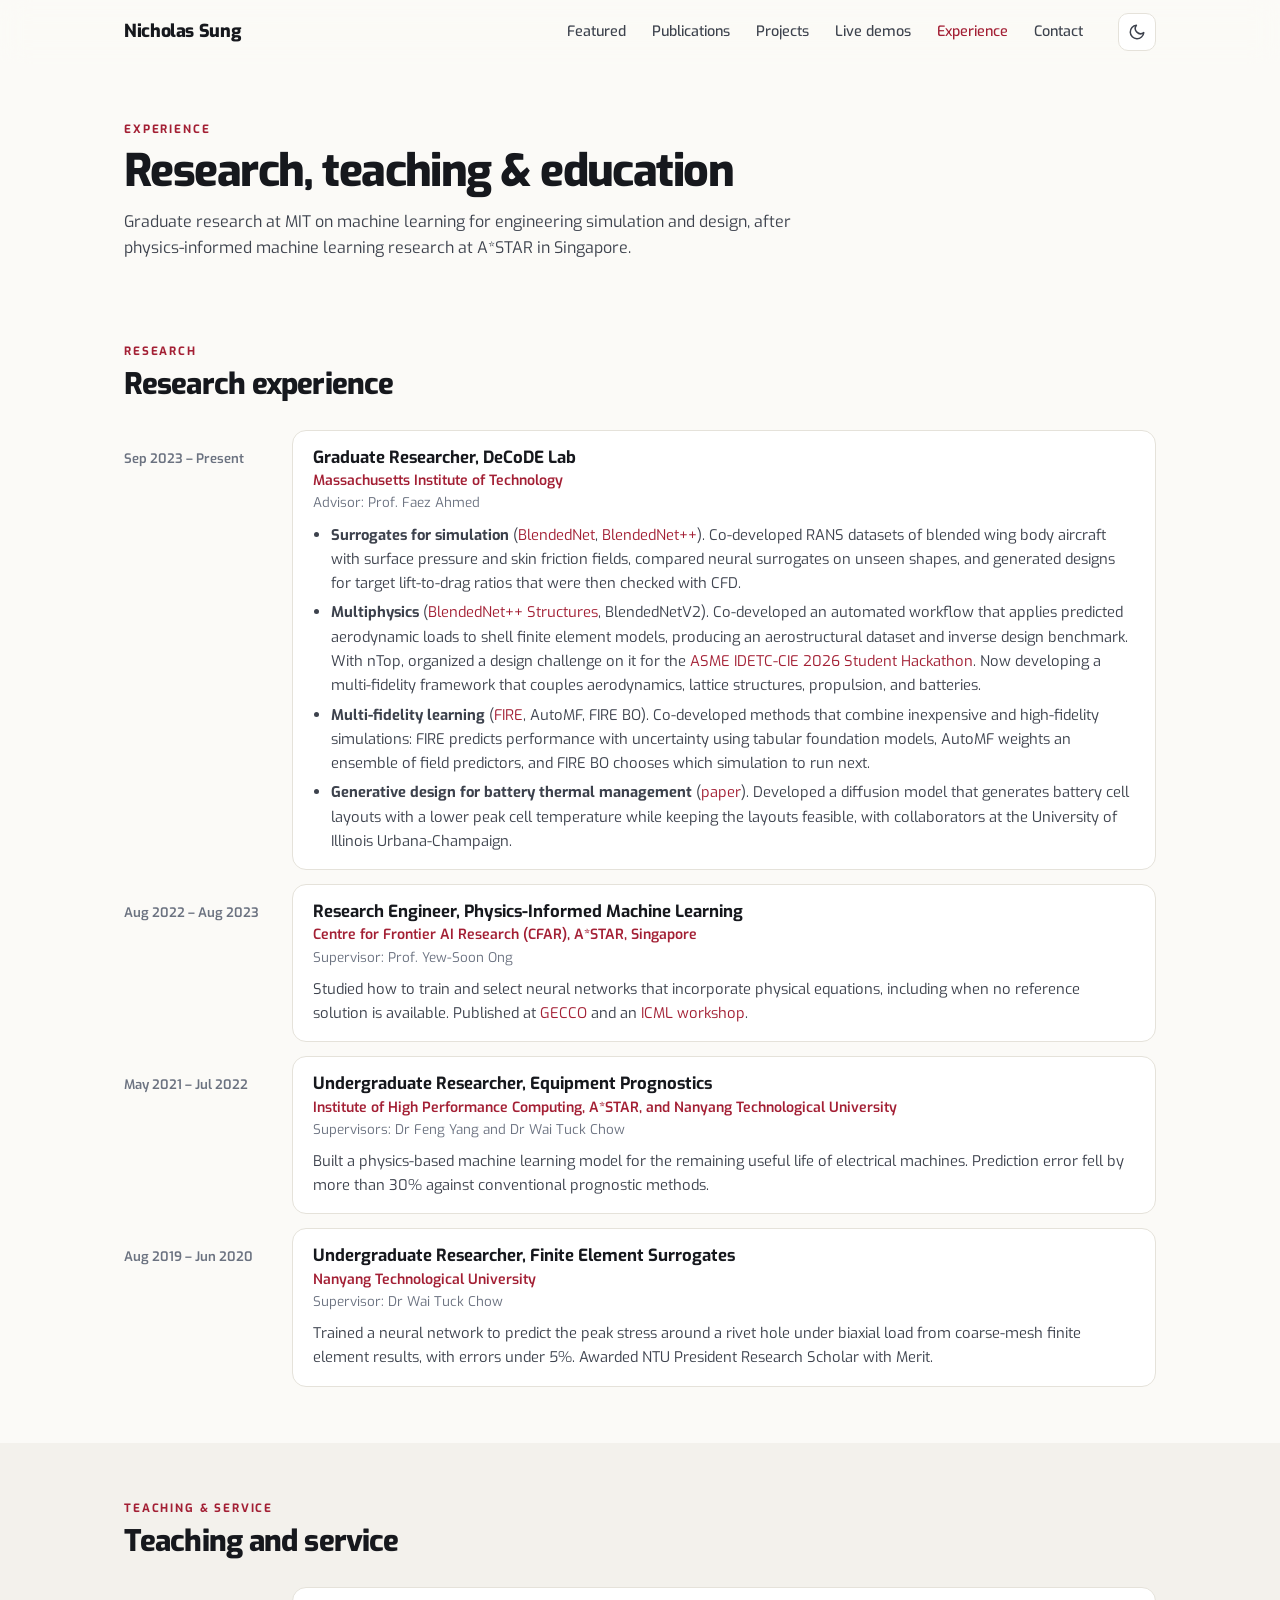
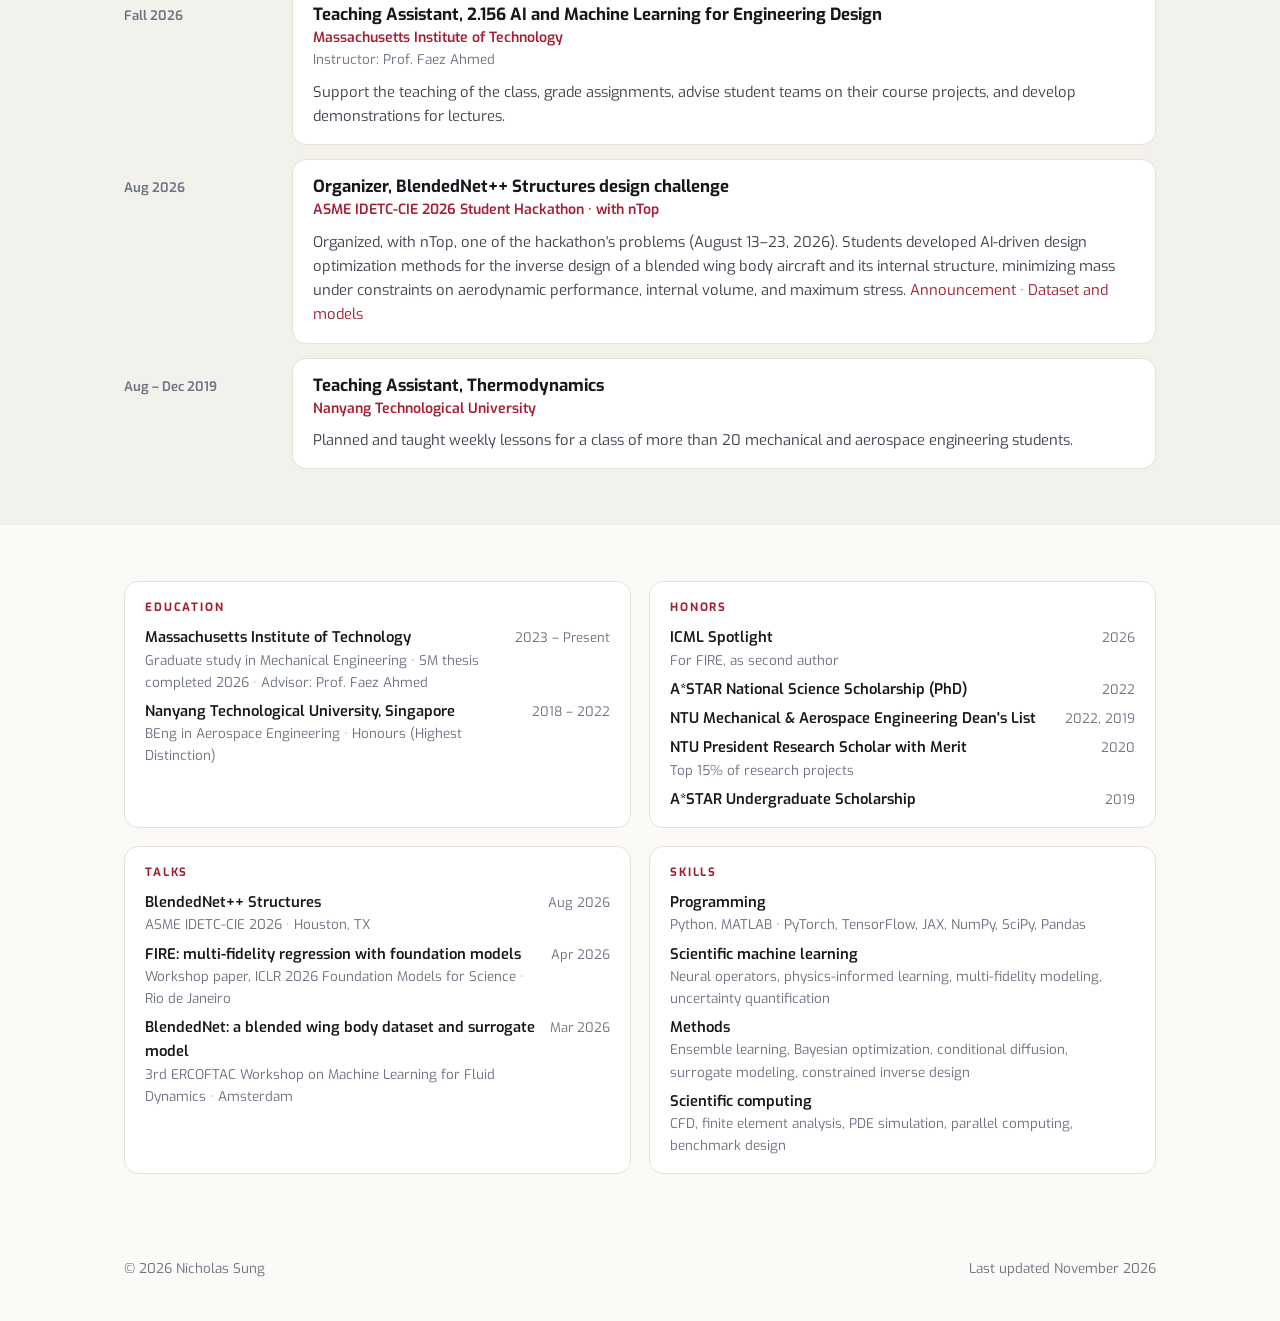
<file: experience.html>
<!DOCTYPE html>
<html lang="en">
<head>
  <meta charset="utf-8">
  <meta name="viewport" content="width=device-width, initial-scale=1">
  <title>Experience · Nicholas Sung</title>
  <meta name="description" content="Research, teaching, education and honors of Nicholas Sung, graduate researcher at MIT.">
  <meta name="author" content="Nicholas Sung">
  <meta property="og:title" content="Experience · Nicholas Sung">
  <meta property="og:description" content="Research, teaching, education and honors of Nicholas Sung, graduate researcher at MIT.">
  <meta property="og:type" content="website">
  <meta property="og:url" content="https://nicksungg.github.io/experience.html">
  <meta property="og:image" content="https://nicksungg.github.io/assets/img/projects/structures.jpg">
  <meta name="twitter:card" content="summary_large_image">
  <link rel="canonical" href="https://nicksungg.github.io/experience.html">
  <link rel="icon" href="assets/img/favicon.svg" type="image/svg+xml">
  <link rel="preconnect" href="https://fonts.googleapis.com">
  <link rel="preconnect" href="https://fonts.gstatic.com" crossorigin>
  <link href="https://fonts.googleapis.com/css2?family=Exo:ital,wght@0,400;0,500;0,600;0,700;0,800;1,400;1,500&display=swap" rel="stylesheet">
  <link rel="stylesheet" href="assets/css/style.css?v=1">
  <script>
    document.documentElement.classList.add('js');
    (function () {
      try {
        var t = localStorage.getItem('theme');
        if (!t) t = matchMedia('(prefers-color-scheme: dark)').matches ? 'dark' : 'light';
        document.documentElement.setAttribute('data-theme', t);
      } catch (e) {}
    })();
  </script>
</head>
<body>
<a class="skip" href="#main">Skip to content</a>
<svg xmlns="http://www.w3.org/2000/svg" style="display:none" aria-hidden="true">
  <defs>
    <symbol id="i-mail" viewBox="0 0 24 24" fill="none" stroke="currentColor" stroke-width="2" stroke-linecap="round" stroke-linejoin="round"><path d="M3 6h18v12H3z"/><path d="m3 7 9 6 9-6"/></symbol>
    <symbol id="i-scholar" viewBox="0 0 24 24" fill="none" stroke="currentColor" stroke-width="2" stroke-linecap="round" stroke-linejoin="round"><path d="m2 9 10-5 10 5-10 5z"/><path d="M6 11.5V16c0 1.5 2.7 3 6 3s6-1.5 6-3v-4.5"/></symbol>
    <symbol id="i-github" viewBox="0 0 24 24" fill="currentColor"><path d="M12 1.5a10.5 10.5 0 0 0-3.32 20.46c.53.1.72-.23.72-.5v-1.86c-2.92.63-3.54-1.25-3.54-1.25-.48-1.21-1.17-1.54-1.17-1.54-.95-.65.07-.64.07-.64 1.05.08 1.61 1.08 1.61 1.08.94 1.6 2.46 1.14 3.06.87.1-.68.37-1.14.67-1.4-2.33-.27-4.78-1.17-4.78-5.19 0-1.15.41-2.08 1.08-2.82-.11-.27-.47-1.33.1-2.78 0 0 .88-.28 2.89 1.08a10 10 0 0 1 5.26 0c2-1.36 2.88-1.08 2.88-1.08.58 1.45.22 2.51.11 2.78.67.74 1.08 1.67 1.08 2.82 0 4.03-2.46 4.92-4.8 5.18.38.33.72.97.72 1.96v2.9c0 .28.19.61.73.5A10.5 10.5 0 0 0 12 1.5z"/></symbol>
    <symbol id="i-linkedin" viewBox="0 0 24 24" fill="currentColor"><path d="M4.98 3.5a2.5 2.5 0 1 1 0 5 2.5 2.5 0 0 1 0-5zM3 9.75h4V21H3zM9.5 9.75h3.8v1.6h.05c.53-1 1.83-1.9 3.75-1.9 4 0 4.9 2.5 4.9 6V21h-4v-4.9c0-1.3-.03-3-1.9-3s-2.1 1.4-2.1 2.9V21h-4z"/></symbol>
    <symbol id="i-pdf" viewBox="0 0 24 24" fill="none" stroke="currentColor" stroke-width="2" stroke-linecap="round" stroke-linejoin="round"><path d="M14 3H6v18h12V7z"/><path d="M14 3v4h4M9 13h6M9 17h6"/></symbol>
    <symbol id="i-code" viewBox="0 0 24 24" fill="none" stroke="currentColor" stroke-width="2" stroke-linecap="round" stroke-linejoin="round"><path d="m8 8-4 4 4 4M16 8l4 4-4 4M13.5 5l-3 14"/></symbol>
    <symbol id="i-web" viewBox="0 0 24 24" fill="none" stroke="currentColor" stroke-width="2" stroke-linecap="round" stroke-linejoin="round"><circle cx="12" cy="12" r="9"/><path d="M3 12h18M12 3c3 3.5 3 14.5 0 18M12 3c-3 3.5-3 14.5 0 18"/></symbol>
    <symbol id="i-data" viewBox="0 0 24 24" fill="none" stroke="currentColor" stroke-width="2" stroke-linecap="round" stroke-linejoin="round"><ellipse cx="12" cy="6" rx="8" ry="3"/><path d="M4 6v6c0 1.7 3.6 3 8 3s8-1.3 8-3V6M4 12v6c0 1.7 3.6 3 8 3s8-1.3 8-3v-6"/></symbol>
    <symbol id="i-play" viewBox="0 0 24 24"><path d="M8 5v14l11-7z" fill="currentColor"/></symbol>
    <symbol id="i-arrow" viewBox="0 0 24 24" fill="none" stroke="currentColor" stroke-width="2" stroke-linecap="round" stroke-linejoin="round"><path d="M5 12h14M13 6l6 6-6 6"/></symbol>
    <symbol id="i-up" viewBox="0 0 24 24" fill="none" stroke="currentColor" stroke-width="2" stroke-linecap="round" stroke-linejoin="round"><path d="M12 19V5M6 11l6-6 6 6"/></symbol>
  </defs>
</svg>

<header class="nav" id="top">
  <div class="wrap">
    <a class="brand" href="index.html">Nicholas Sung</a>
    <button class="icon-btn menu-btn" id="menuBtn" aria-label="Open menu" aria-expanded="false">
      <svg viewBox="0 0 24 24" fill="none" stroke="currentColor" stroke-width="2" stroke-linecap="round"><path d="M4 7h16M4 12h16M4 17h16"/></svg>
    </button>
    <ul class="nav-links" id="navLinks">
      <li><a href="index.html#research">Featured</a></li>
      <li><a href="publications.html">Publications</a></li>
      <li><a href="projects.html">Projects</a></li>
      <li><a href="demos.html">Live demos</a></li>
      <li><a href="experience.html" class="active">Experience</a></li>
      <li><a href="index.html#contact">Contact</a></li>
    </ul>
    <button class="icon-btn theme-btn" id="themeBtn" aria-label="Toggle dark mode">
      <svg class="moon" viewBox="0 0 24 24" fill="none" stroke="currentColor" stroke-width="2" stroke-linecap="round" stroke-linejoin="round"><path d="M21 12.8A9 9 0 1 1 11.2 3a7 7 0 0 0 9.8 9.8z"/></svg>
      <svg class="sun" viewBox="0 0 24 24" fill="none" stroke="currentColor" stroke-width="2" stroke-linecap="round"><circle cx="12" cy="12" r="4"/><path d="M12 2v2M12 20v2M4.9 4.9l1.4 1.4M17.7 17.7l1.4 1.4M2 12h2M20 12h2M4.9 19.1l1.4-1.4M17.7 6.3l1.4-1.4"/></svg>
    </button>
  </div>
</header>

<main id="main">
<section class="page-hero">
  <div class="wrap">
    <span class="sec-num">EXPERIENCE</span>
    <h1>Research, teaching &amp; education</h1>
    <p>Graduate research at MIT on machine learning for engineering simulation and design, after physics-informed machine learning research at A*STAR in Singapore.</p>
  </div>
</section>

<!-- ======================= RESEARCH ======================= -->
<section class="block" id="experience">
  <div class="wrap">
    <div class="sec-head">
      <div>
        <span class="sec-num">RESEARCH</span>
        <h2>Research experience</h2>
      </div>
    </div>
    <div class="timeline">

      <div class="job reveal">
        <div class="when">Sep 2023 – Present</div>
        <div class="card">
          <h3>Graduate Researcher, DeCoDE Lab</h3>
          <div class="org">Massachusetts Institute of Technology</div>
          <div class="sup">Advisor: Prof. Faez Ahmed</div>
          <ul>
            <li><b>Surrogates for simulation</b> (<a href="publications.html#pub-blendednet">BlendedNet</a>, <a href="publications.html#pub-blendednetpp">BlendedNet++</a>). Co-developed RANS datasets of blended wing body aircraft with surface pressure and skin friction fields, compared neural surrogates on unseen shapes, and generated designs for target lift-to-drag ratios that were then checked with CFD.</li>
            <li><b>Multiphysics</b> (<a href="publications.html#pub-structures">BlendedNet++ Structures</a>, BlendedNetV2). Co-developed an automated workflow that applies predicted aerodynamic loads to shell finite element models, producing an aerostructural dataset and inverse design benchmark. With nTop, organized a design challenge on it for the <a href="https://www.linkedin.com/posts/we-are-excited-to-share-that-ntop-is-once-share-7490517883760844800-FCoN/" target="_blank" rel="noopener">ASME IDETC-CIE 2026 Student Hackathon</a>. Now developing a multi-fidelity framework that couples aerodynamics, lattice structures, propulsion, and batteries.</li>
            <li><b>Multi-fidelity learning</b> (<a href="publications.html#pub-fire">FIRE</a>, AutoMF, FIRE BO). Co-developed methods that combine inexpensive and high-fidelity simulations: FIRE predicts performance with uncertainty using tabular foundation models, AutoMF weights an ensemble of field predictors, and FIRE BO chooses which simulation to run next.</li>
            <li><b>Generative design for battery thermal management</b> (<a href="publications.html#pub-cooling">paper</a>). Developed a diffusion model that generates battery cell layouts with a lower peak cell temperature while keeping the layouts feasible, with collaborators at the University of Illinois Urbana-Champaign.</li>
          </ul>
        </div>
      </div>

      <div class="job reveal">
        <div class="when">Aug 2022 – Aug 2023</div>
        <div class="card">
          <h3>Research Engineer, Physics-Informed Machine Learning</h3>
          <div class="org">Centre for Frontier AI Research (CFAR), A*STAR, Singapore</div>
          <div class="sup">Supervisor: Prof. Yew-Soon Ong</div>
          <p>Studied how to train and select neural networks that incorporate physical equations, including when no reference solution is available. Published at <a href="publications.html#pub-neuroevolution">GECCO</a> and an <a href="publications.html#pub-pareto">ICML workshop</a>.</p>
        </div>
      </div>

      <div class="job reveal">
        <div class="when">May 2021 – Jul 2022</div>
        <div class="card">
          <h3>Undergraduate Researcher, Equipment Prognostics</h3>
          <div class="org">Institute of High Performance Computing, A*STAR, and Nanyang Technological University</div>
          <div class="sup">Supervisors: Dr Feng Yang and Dr Wai Tuck Chow</div>
          <p>Built a physics-based machine learning model for the remaining useful life of electrical machines. Prediction error fell by more than 30% against conventional prognostic methods.</p>
        </div>
      </div>

      <div class="job reveal">
        <div class="when">Aug 2019 – Jun 2020</div>
        <div class="card">
          <h3>Undergraduate Researcher, Finite Element Surrogates</h3>
          <div class="org">Nanyang Technological University</div>
          <div class="sup">Supervisor: Dr Wai Tuck Chow</div>
          <p>Trained a neural network to predict the peak stress around a rivet hole under biaxial load from coarse-mesh finite element results, with errors under 5%. Awarded NTU President Research Scholar with Merit.</p>
        </div>
      </div>

    </div>
  </div>
</section>

<!-- ======================= TEACHING ======================= -->
<section class="block alt" id="teaching">
  <div class="wrap">
    <div class="sec-head">
      <div>
        <span class="sec-num">TEACHING &amp; SERVICE</span>
        <h2>Teaching and service</h2>
      </div>
    </div>
    <div class="timeline">
      <div class="job reveal">
        <div class="when">Fall 2026</div>
        <div class="card">
          <h3>Teaching Assistant, 2.156 AI and Machine Learning for Engineering Design</h3>
          <div class="org">Massachusetts Institute of Technology</div>
          <div class="sup">Instructor: Prof. Faez Ahmed</div>
          <p>Support the teaching of the class, grade assignments, advise student teams on their course projects, and develop demonstrations for lectures.</p>
        </div>
      </div>
      <div class="job reveal">
        <div class="when">Aug 2026</div>
        <div class="card">
          <h3>Organizer, BlendedNet++ Structures design challenge</h3>
          <div class="org">ASME IDETC-CIE 2026 Student Hackathon · with nTop</div>
          <p>Organized, with nTop, one of the hackathon's problems (August 13–23, 2026). Students developed AI-driven design optimization methods for the inverse design of a blended wing body aircraft and its internal structure, minimizing mass under constraints on aerodynamic performance, internal volume, and maximum stress. <a href="https://www.linkedin.com/posts/we-are-excited-to-share-that-ntop-is-once-share-7490517883760844800-FCoN/" target="_blank" rel="noopener">Announcement</a> · <a href="https://github.com/nicksungg/nTop---ASME-IDETC-CIE-Student-Hackathon" target="_blank" rel="noopener">Dataset and models</a></p>
        </div>
      </div>
      <div class="job reveal">
        <div class="when">Aug – Dec 2019</div>
        <div class="card">
          <h3>Teaching Assistant, Thermodynamics</h3>
          <div class="org">Nanyang Technological University</div>
          <p>Planned and taught weekly lessons for a class of more than 20 mechanical and aerospace engineering students.</p>
        </div>
      </div>
    </div>
  </div>
</section>

<!-- ======================= EDUCATION, HONORS, TALKS ======================= -->
<section class="block" id="education">
  <div class="wrap">
    <div class="grid-2">
      <div class="card reveal">
        <span class="sec-num">EDUCATION</span>
        <ul class="plain-list">
          <li><div><b>Massachusetts Institute of Technology</b><small>Graduate study in Mechanical Engineering · SM thesis completed 2026 · Advisor: Prof. Faez Ahmed</small></div><span class="yr">2023 – Present</span></li>
          <li><div><b>Nanyang Technological University, Singapore</b><small>BEng in Aerospace Engineering · Honours (Highest Distinction)</small></div><span class="yr">2018 – 2022</span></li>
        </ul>
      </div>
      <div class="card reveal">
        <span class="sec-num">HONORS</span>
        <ul class="plain-list">
          <li><div><b>ICML Spotlight</b><small>For FIRE, as second author</small></div><span class="yr">2026</span></li>
          <li><div><b>A*STAR National Science Scholarship (PhD)</b></div><span class="yr">2022</span></li>
          <li><div><b>NTU Mechanical &amp; Aerospace Engineering Dean's List</b></div><span class="yr">2022, 2019</span></li>
          <li><div><b>NTU President Research Scholar with Merit</b><small>Top 15% of research projects</small></div><span class="yr">2020</span></li>
          <li><div><b>A*STAR Undergraduate Scholarship</b></div><span class="yr">2019</span></li>
        </ul>
      </div>
      <div class="card reveal">
        <span class="sec-num">TALKS</span>
        <ul class="plain-list">
          <li><div><b>BlendedNet++ Structures</b><small>ASME IDETC-CIE 2026 · Houston, TX</small></div><span class="yr">Aug 2026</span></li>
          <li><div><b>FIRE: multi-fidelity regression with foundation models</b><small>Workshop paper, ICLR 2026 Foundation Models for Science · Rio de Janeiro</small></div><span class="yr">Apr 2026</span></li>
          <li><div><b>BlendedNet: a blended wing body dataset and surrogate model</b><small>3rd ERCOFTAC Workshop on Machine Learning for Fluid Dynamics · Amsterdam</small></div><span class="yr">Mar 2026</span></li>
        </ul>
      </div>
      <div class="card reveal">
        <span class="sec-num">SKILLS</span>
        <ul class="plain-list">
          <li><div><b>Programming</b><small>Python, MATLAB · PyTorch, TensorFlow, JAX, NumPy, SciPy, Pandas</small></div></li>
          <li><div><b>Scientific machine learning</b><small>Neural operators, physics-informed learning, multi-fidelity modeling, uncertainty quantification</small></div></li>
          <li><div><b>Methods</b><small>Ensemble learning, Bayesian optimization, conditional diffusion, surrogate modeling, constrained inverse design</small></div></li>
          <li><div><b>Scientific computing</b><small>CFD, finite element analysis, PDE simulation, parallel computing, benchmark design</small></div></li>
        </ul>
      </div>
    </div>
  </div>
</section>

</main>

<footer>
  <div class="wrap">
    <span>© <span id="year">2026</span> Nicholas Sung</span>
    <span>Last updated November 2026</span>
  </div>
</footer>

<button class="icon-btn to-top" id="toTop" aria-label="Back to top"><svg><use href="#i-up"/></svg></button>

<script src="assets/js/main.js?v=1"></script>
</body>
</html>
</file>
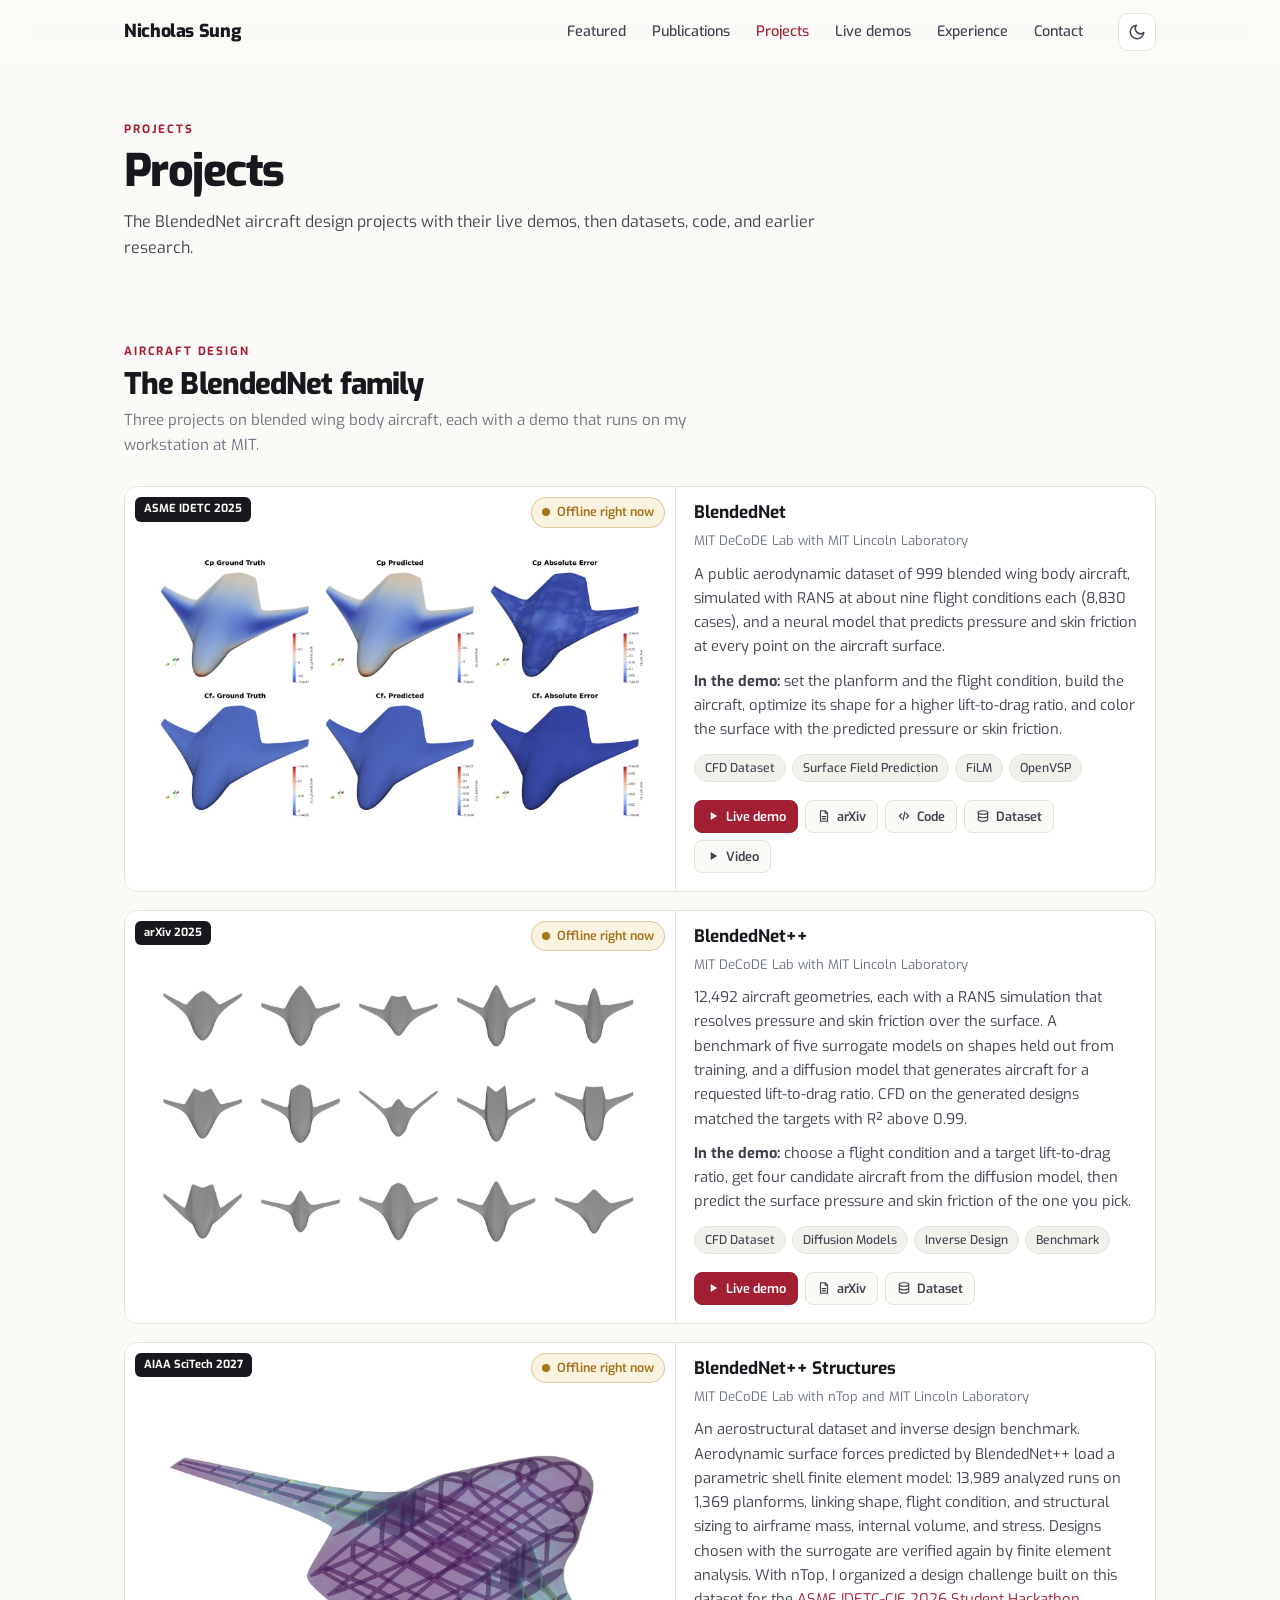
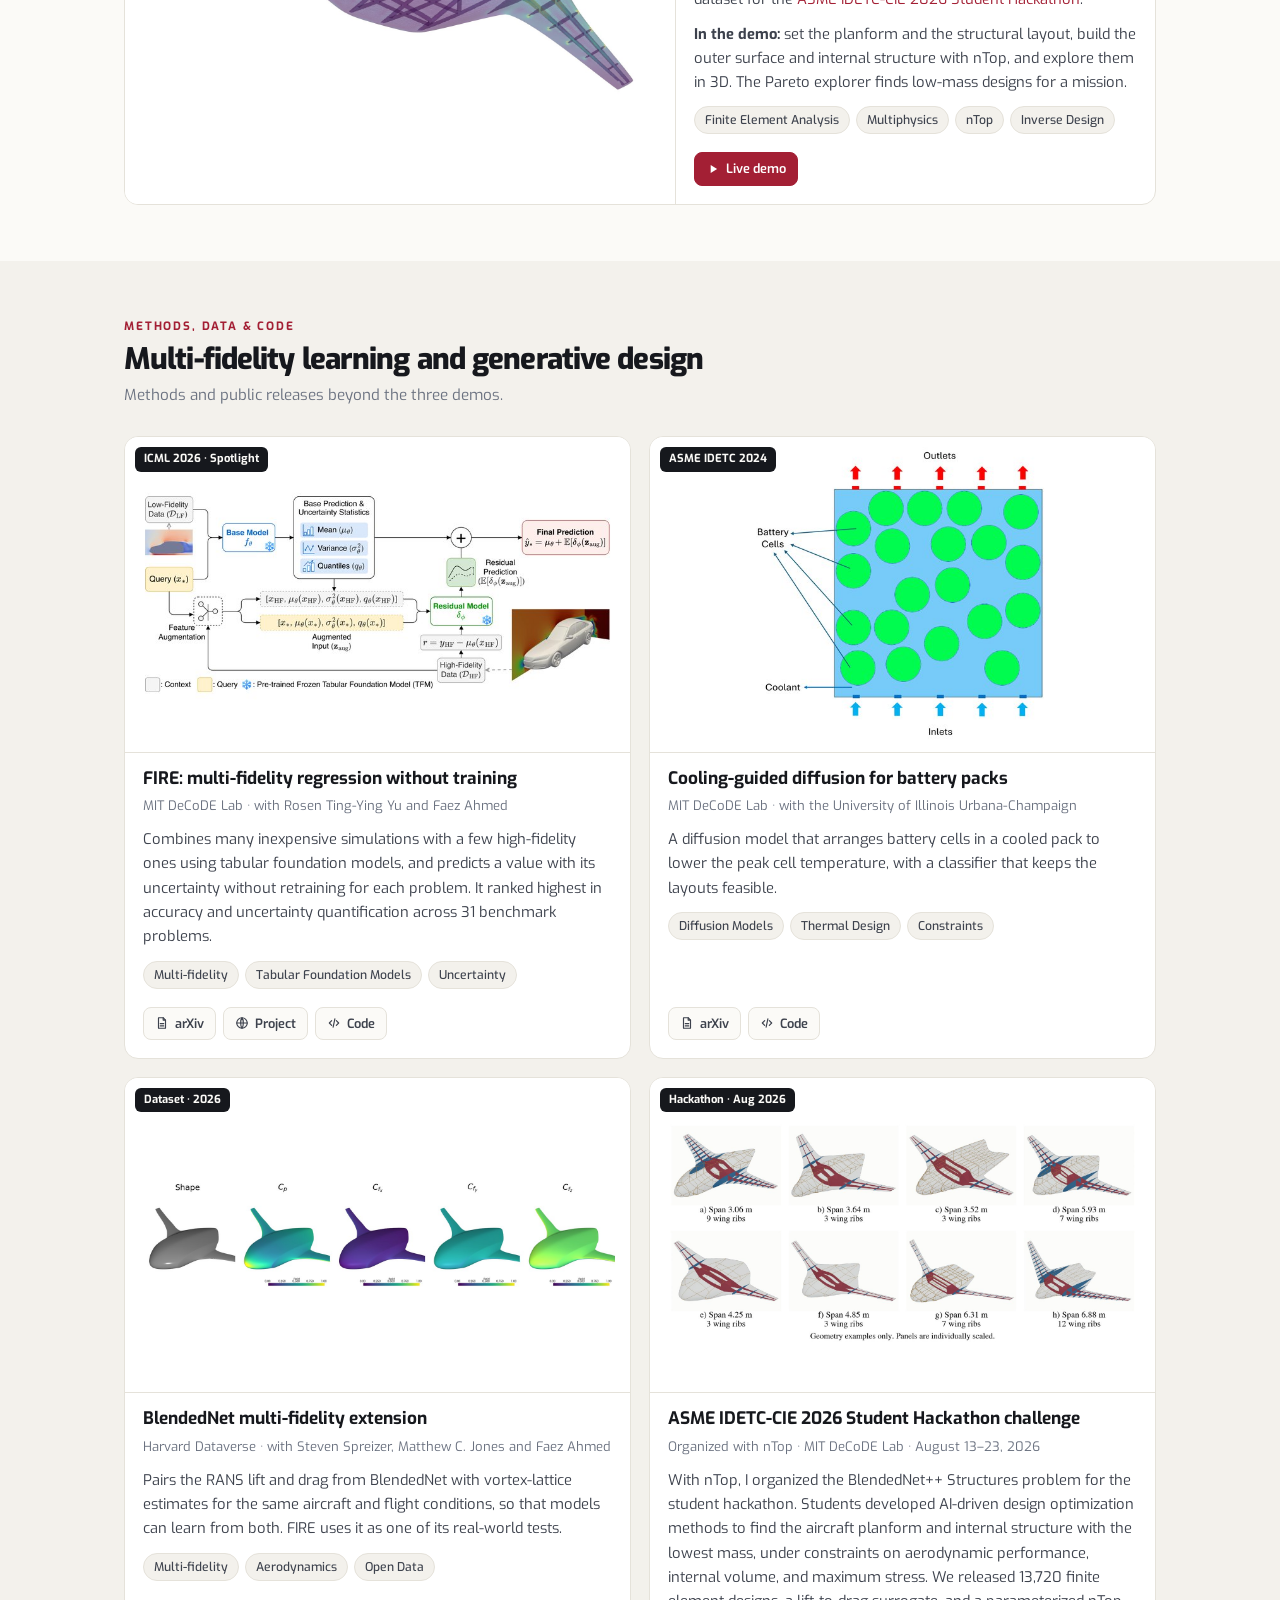
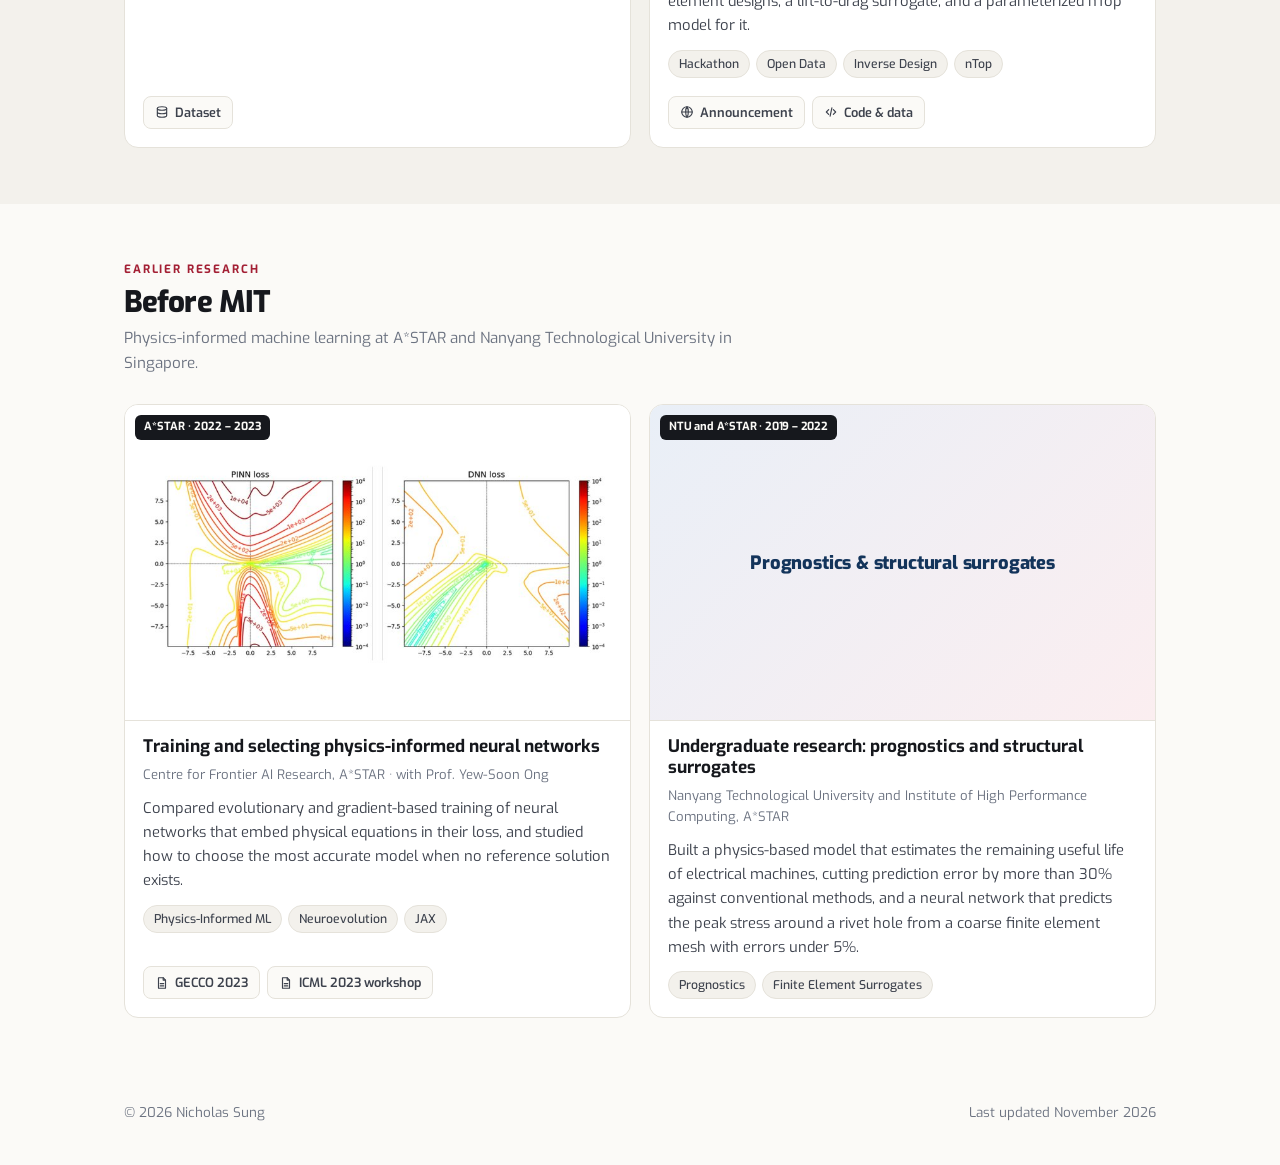
<file: projects.html>
<!DOCTYPE html>
<html lang="en">
<head>
  <meta charset="utf-8">
  <meta name="viewport" content="width=device-width, initial-scale=1">
  <title>Projects · Nicholas Sung</title>
  <meta name="description" content="Research projects by Nicholas Sung: live demos of BlendedNet, BlendedNet++ and BlendedNet++ Structures, plus datasets, code, and earlier research.">
  <meta name="author" content="Nicholas Sung">
  <meta property="og:title" content="Projects · Nicholas Sung">
  <meta property="og:description" content="Research projects by Nicholas Sung: live demos of BlendedNet, BlendedNet++ and BlendedNet++ Structures, plus datasets, code, and earlier research.">
  <meta property="og:type" content="website">
  <meta property="og:url" content="https://nicksungg.github.io/projects.html">
  <meta property="og:image" content="https://nicksungg.github.io/assets/img/projects/structures.jpg">
  <meta name="twitter:card" content="summary_large_image">
  <link rel="canonical" href="https://nicksungg.github.io/projects.html">
  <link rel="icon" href="assets/img/favicon.svg" type="image/svg+xml">
  <link rel="preconnect" href="https://fonts.googleapis.com">
  <link rel="preconnect" href="https://fonts.gstatic.com" crossorigin>
  <link href="https://fonts.googleapis.com/css2?family=Exo:ital,wght@0,400;0,500;0,600;0,700;0,800;1,400;1,500&display=swap" rel="stylesheet">
  <link rel="stylesheet" href="assets/css/style.css?v=1">
  <script>
    document.documentElement.classList.add('js');
    (function () {
      try {
        var t = localStorage.getItem('theme');
        if (!t) t = matchMedia('(prefers-color-scheme: dark)').matches ? 'dark' : 'light';
        document.documentElement.setAttribute('data-theme', t);
      } catch (e) {}
    })();
  </script>
</head>
<body>
<a class="skip" href="#main">Skip to content</a>
<svg xmlns="http://www.w3.org/2000/svg" style="display:none" aria-hidden="true">
  <defs>
    <symbol id="i-mail" viewBox="0 0 24 24" fill="none" stroke="currentColor" stroke-width="2" stroke-linecap="round" stroke-linejoin="round"><path d="M3 6h18v12H3z"/><path d="m3 7 9 6 9-6"/></symbol>
    <symbol id="i-scholar" viewBox="0 0 24 24" fill="none" stroke="currentColor" stroke-width="2" stroke-linecap="round" stroke-linejoin="round"><path d="m2 9 10-5 10 5-10 5z"/><path d="M6 11.5V16c0 1.5 2.7 3 6 3s6-1.5 6-3v-4.5"/></symbol>
    <symbol id="i-github" viewBox="0 0 24 24" fill="currentColor"><path d="M12 1.5a10.5 10.5 0 0 0-3.32 20.46c.53.1.72-.23.72-.5v-1.86c-2.92.63-3.54-1.25-3.54-1.25-.48-1.21-1.17-1.54-1.17-1.54-.95-.65.07-.64.07-.64 1.05.08 1.61 1.08 1.61 1.08.94 1.6 2.46 1.14 3.06.87.1-.68.37-1.14.67-1.4-2.33-.27-4.78-1.17-4.78-5.19 0-1.15.41-2.08 1.08-2.82-.11-.27-.47-1.33.1-2.78 0 0 .88-.28 2.89 1.08a10 10 0 0 1 5.26 0c2-1.36 2.88-1.08 2.88-1.08.58 1.45.22 2.51.11 2.78.67.74 1.08 1.67 1.08 2.82 0 4.03-2.46 4.92-4.8 5.18.38.33.72.97.72 1.96v2.9c0 .28.19.61.73.5A10.5 10.5 0 0 0 12 1.5z"/></symbol>
    <symbol id="i-linkedin" viewBox="0 0 24 24" fill="currentColor"><path d="M4.98 3.5a2.5 2.5 0 1 1 0 5 2.5 2.5 0 0 1 0-5zM3 9.75h4V21H3zM9.5 9.75h3.8v1.6h.05c.53-1 1.83-1.9 3.75-1.9 4 0 4.9 2.5 4.9 6V21h-4v-4.9c0-1.3-.03-3-1.9-3s-2.1 1.4-2.1 2.9V21h-4z"/></symbol>
    <symbol id="i-pdf" viewBox="0 0 24 24" fill="none" stroke="currentColor" stroke-width="2" stroke-linecap="round" stroke-linejoin="round"><path d="M14 3H6v18h12V7z"/><path d="M14 3v4h4M9 13h6M9 17h6"/></symbol>
    <symbol id="i-code" viewBox="0 0 24 24" fill="none" stroke="currentColor" stroke-width="2" stroke-linecap="round" stroke-linejoin="round"><path d="m8 8-4 4 4 4M16 8l4 4-4 4M13.5 5l-3 14"/></symbol>
    <symbol id="i-web" viewBox="0 0 24 24" fill="none" stroke="currentColor" stroke-width="2" stroke-linecap="round" stroke-linejoin="round"><circle cx="12" cy="12" r="9"/><path d="M3 12h18M12 3c3 3.5 3 14.5 0 18M12 3c-3 3.5-3 14.5 0 18"/></symbol>
    <symbol id="i-data" viewBox="0 0 24 24" fill="none" stroke="currentColor" stroke-width="2" stroke-linecap="round" stroke-linejoin="round"><ellipse cx="12" cy="6" rx="8" ry="3"/><path d="M4 6v6c0 1.7 3.6 3 8 3s8-1.3 8-3V6M4 12v6c0 1.7 3.6 3 8 3s8-1.3 8-3v-6"/></symbol>
    <symbol id="i-play" viewBox="0 0 24 24"><path d="M8 5v14l11-7z" fill="currentColor"/></symbol>
    <symbol id="i-arrow" viewBox="0 0 24 24" fill="none" stroke="currentColor" stroke-width="2" stroke-linecap="round" stroke-linejoin="round"><path d="M5 12h14M13 6l6 6-6 6"/></symbol>
    <symbol id="i-up" viewBox="0 0 24 24" fill="none" stroke="currentColor" stroke-width="2" stroke-linecap="round" stroke-linejoin="round"><path d="M12 19V5M6 11l6-6 6 6"/></symbol>
  </defs>
</svg>

<header class="nav" id="top">
  <div class="wrap">
    <a class="brand" href="index.html">Nicholas Sung</a>
    <button class="icon-btn menu-btn" id="menuBtn" aria-label="Open menu" aria-expanded="false">
      <svg viewBox="0 0 24 24" fill="none" stroke="currentColor" stroke-width="2" stroke-linecap="round"><path d="M4 7h16M4 12h16M4 17h16"/></svg>
    </button>
    <ul class="nav-links" id="navLinks">
      <li><a href="index.html#research">Featured</a></li>
      <li><a href="publications.html">Publications</a></li>
      <li><a href="projects.html" class="active">Projects</a></li>
      <li><a href="demos.html">Live demos</a></li>
      <li><a href="experience.html">Experience</a></li>
      <li><a href="index.html#contact">Contact</a></li>
    </ul>
    <button class="icon-btn theme-btn" id="themeBtn" aria-label="Toggle dark mode">
      <svg class="moon" viewBox="0 0 24 24" fill="none" stroke="currentColor" stroke-width="2" stroke-linecap="round" stroke-linejoin="round"><path d="M21 12.8A9 9 0 1 1 11.2 3a7 7 0 0 0 9.8 9.8z"/></svg>
      <svg class="sun" viewBox="0 0 24 24" fill="none" stroke="currentColor" stroke-width="2" stroke-linecap="round"><circle cx="12" cy="12" r="4"/><path d="M12 2v2M12 20v2M4.9 4.9l1.4 1.4M17.7 17.7l1.4 1.4M2 12h2M20 12h2M4.9 19.1l1.4-1.4M17.7 6.3l1.4-1.4"/></svg>
    </button>
  </div>
</header>

<main id="main">
<section class="page-hero">
  <div class="wrap">
    <span class="sec-num">PROJECTS</span>
    <h1>Projects</h1>
    <p>The BlendedNet aircraft design projects with their live demos, then datasets, code, and earlier research.</p>
  </div>
</section>

<!-- ======================= LIVE DEMO PROJECTS ======================= -->
<section class="block" id="blendednet-family">
  <div class="wrap">
    <div class="sec-head">
      <div>
        <span class="sec-num">AIRCRAFT DESIGN</span>
        <h2>The BlendedNet family</h2>
        <p>Three projects on blended wing body aircraft, each with a demo that runs on my workstation at MIT.</p>
      </div>
    </div>
    <div class="projects">

      <article class="project wide reveal" id="proj-blendednet">
        <a class="thumb" href="demos.html#blendednet">
          <img src="assets/img/projects/blendednet.jpg" alt="Pressure and skin friction on a blended wing body aircraft: RANS result, the model's prediction, and the absolute error" loading="lazy" width="1600" height="1000">
          <span class="when">ASME IDETC 2025</span>
          <span class="status" data-demo-status="blendednet">Checking…</span>
        </a>
        <div class="body">
          <h3>BlendedNet</h3>
          <div class="org">MIT DeCoDE Lab with MIT Lincoln Laboratory</div>
          <p>A public aerodynamic dataset of 999 blended wing body aircraft, simulated with RANS at about nine flight conditions each (8,830 cases), and a neural model that predicts pressure and skin friction at every point on the aircraft surface.</p>
          <p><b>In the demo:</b> set the planform and the flight condition, build the aircraft, optimize its shape for a higher lift-to-drag ratio, and color the surface with the predicted pressure or skin friction.</p>
          <div class="tags"><span class="tag">CFD Dataset</span><span class="tag">Surface Field Prediction</span><span class="tag">FiLM</span><span class="tag">OpenVSP</span></div>
          <div class="pub-links">
            <a class="btn demo" href="demos.html#blendednet"><svg><use href="#i-play"/></svg>Live demo</a>
            <a class="btn" href="https://arxiv.org/abs/2509.07209" target="_blank" rel="noopener"><svg><use href="#i-pdf"/></svg>arXiv</a>
            <a class="btn" href="https://github.com/nicksungg/clarc_blended_wing_body" target="_blank" rel="noopener"><svg><use href="#i-code"/></svg>Code</a>
            <a class="btn" href="https://doi.org/10.7910/DVN/VJT9EP" target="_blank" rel="noopener"><svg><use href="#i-data"/></svg>Dataset</a>
            <a class="btn" href="https://www.youtube.com/watch?v=-SkEXb0ndD0" target="_blank" rel="noopener"><svg><use href="#i-play"/></svg>Video</a>
          </div>
        </div>
      </article>

      <article class="project wide reveal" id="proj-blendednetpp">
        <a class="thumb" href="demos.html#blendednetpp">
          <img src="assets/img/projects/blendednetpp.jpg" alt="Fifteen different blended wing body aircraft shapes from the BlendedNet++ dataset" loading="lazy" width="1600" height="1000">
          <span class="when">arXiv 2025</span>
          <span class="status" data-demo-status="blendednetpp">Checking…</span>
        </a>
        <div class="body">
          <h3>BlendedNet++</h3>
          <div class="org">MIT DeCoDE Lab with MIT Lincoln Laboratory</div>
          <p>12,492 aircraft geometries, each with a RANS simulation that resolves pressure and skin friction over the surface. A benchmark of five surrogate models on shapes held out from training, and a diffusion model that generates aircraft for a requested lift-to-drag ratio. CFD on the generated designs matched the targets with R² above 0.99.</p>
          <p><b>In the demo:</b> choose a flight condition and a target lift-to-drag ratio, get four candidate aircraft from the diffusion model, then predict the surface pressure and skin friction of the one you pick.</p>
          <div class="tags"><span class="tag">CFD Dataset</span><span class="tag">Diffusion Models</span><span class="tag">Inverse Design</span><span class="tag">Benchmark</span></div>
          <div class="pub-links">
            <a class="btn demo" href="demos.html#blendednetpp"><svg><use href="#i-play"/></svg>Live demo</a>
            <a class="btn" href="https://arxiv.org/abs/2512.03280" target="_blank" rel="noopener"><svg><use href="#i-pdf"/></svg>arXiv</a>
            <a class="btn" href="https://doi.org/10.7910/DVN/ICIDK4" target="_blank" rel="noopener"><svg><use href="#i-data"/></svg>Dataset</a>
          </div>
        </div>
      </article>

      <article class="project wide reveal" id="proj-structures">
        <a class="thumb" href="demos.html#structures">
          <img src="assets/img/projects/structures.jpg" alt="Internal ribs, spars and frames of a blended wing body aircraft, colored by stress, inside a translucent outer surface" loading="lazy" width="1600" height="1000">
          <span class="when">AIAA SciTech 2027</span>
          <span class="status" data-demo-status="structures">Checking…</span>
        </a>
        <div class="body">
          <h3>BlendedNet++ Structures</h3>
          <div class="org">MIT DeCoDE Lab with nTop and MIT Lincoln Laboratory</div>
          <p>An aerostructural dataset and inverse design benchmark. Aerodynamic surface forces predicted by BlendedNet++ load a parametric shell finite element model: 13,989 analyzed runs on 1,369 planforms, linking shape, flight condition, and structural sizing to airframe mass, internal volume, and stress. Designs chosen with the surrogate are verified again by finite element analysis. With nTop, I organized a design challenge built on this dataset for the <a href="https://www.linkedin.com/posts/we-are-excited-to-share-that-ntop-is-once-share-7490517883760844800-FCoN/" target="_blank" rel="noopener">ASME IDETC-CIE 2026 Student Hackathon</a>.</p>
          <p><b>In the demo:</b> set the planform and the structural layout, build the outer surface and internal structure with nTop, and explore them in 3D. The Pareto explorer finds low-mass designs for a mission.</p>
          <div class="tags"><span class="tag">Finite Element Analysis</span><span class="tag">Multiphysics</span><span class="tag">nTop</span><span class="tag">Inverse Design</span></div>
          <div class="pub-links">
            <a class="btn demo" href="demos.html#structures"><svg><use href="#i-play"/></svg>Live demo</a>
          </div>
        </div>
      </article>

    </div>
  </div>
</section>

<!-- ======================= DATASETS AND CODE ======================= -->
<section class="block alt" id="releases">
  <div class="wrap">
    <div class="sec-head">
      <div>
        <span class="sec-num">METHODS, DATA &amp; CODE</span>
        <h2>Multi-fidelity learning and generative design</h2>
        <p>Methods and public releases beyond the three demos.</p>
      </div>
    </div>
    <div class="projects">

      <article class="project reveal">
        <a class="thumb" href="https://decode.mit.edu/projects/fire/" target="_blank" rel="noopener"><img src="assets/img/pubs/fire.jpg" alt="Diagram of the FIRE multi-fidelity regression method" loading="lazy" width="800" height="500"><span class="when">ICML 2026 · Spotlight</span></a>
        <div class="body">
          <h3>FIRE: multi-fidelity regression without training</h3>
          <div class="org">MIT DeCoDE Lab · with Rosen Ting-Ying Yu and Faez Ahmed</div>
          <p>Combines many inexpensive simulations with a few high-fidelity ones using tabular foundation models, and predicts a value with its uncertainty without retraining for each problem. It ranked highest in accuracy and uncertainty quantification across 31 benchmark problems.</p>
          <div class="tags"><span class="tag">Multi-fidelity</span><span class="tag">Tabular Foundation Models</span><span class="tag">Uncertainty</span></div>
          <div class="pub-links"><a class="btn" href="https://arxiv.org/abs/2601.22371" target="_blank" rel="noopener"><svg><use href="#i-pdf"/></svg>arXiv</a><a class="btn" href="https://decode.mit.edu/projects/fire/" target="_blank" rel="noopener"><svg><use href="#i-web"/></svg>Project</a><a class="btn" href="https://github.com/rosenyu304/FIRE" target="_blank" rel="noopener"><svg><use href="#i-code"/></svg>Code</a></div>
        </div>
      </article>

      <article class="project reveal">
        <a class="thumb" href="https://arxiv.org/abs/2403.10566" target="_blank" rel="noopener"><img src="assets/img/pubs/cooling.jpg" alt="Twenty battery cells arranged in a square pack with coolant inlets and outlets" loading="lazy" width="800" height="500"><span class="when">ASME IDETC 2024</span></a>
        <div class="body">
          <h3>Cooling-guided diffusion for battery packs</h3>
          <div class="org">MIT DeCoDE Lab · with the University of Illinois Urbana-Champaign</div>
          <p>A diffusion model that arranges battery cells in a cooled pack to lower the peak cell temperature, with a classifier that keeps the layouts feasible.</p>
          <div class="tags"><span class="tag">Diffusion Models</span><span class="tag">Thermal Design</span><span class="tag">Constraints</span></div>
          <div class="pub-links"><a class="btn" href="https://arxiv.org/abs/2403.10566" target="_blank" rel="noopener"><svg><use href="#i-pdf"/></svg>arXiv</a><a class="btn" href="https://github.com/nicksungg/Cooling-Guided-Diffusion-Model-for-Battery-Cell-Arrangement" target="_blank" rel="noopener"><svg><use href="#i-code"/></svg>Code</a></div>
        </div>
      </article>

      <article class="project reveal">
        <a class="thumb" href="https://doi.org/10.7910/DVN/M2LDF2" target="_blank" rel="noopener"><img src="assets/img/projects/blendednetpp_fields.jpg" alt="A blended wing body aircraft with its surface pressure and skin friction fields" loading="lazy" width="1600" height="440" style="object-fit:contain"><span class="when">Dataset · 2026</span></a>
        <div class="body">
          <h3>BlendedNet multi-fidelity extension</h3>
          <div class="org">Harvard Dataverse · with Steven Spreizer, Matthew C. Jones and Faez Ahmed</div>
          <p>Pairs the RANS lift and drag from BlendedNet with vortex-lattice estimates for the same aircraft and flight conditions, so that models can learn from both. FIRE uses it as one of its real-world tests.</p>
          <div class="tags"><span class="tag">Multi-fidelity</span><span class="tag">Aerodynamics</span><span class="tag">Open Data</span></div>
          <div class="pub-links"><a class="btn" href="https://doi.org/10.7910/DVN/M2LDF2" target="_blank" rel="noopener"><svg><use href="#i-data"/></svg>Dataset</a></div>
        </div>
      </article>

      <article class="project reveal">
        <a class="thumb" href="https://github.com/nicksungg/nTop---ASME-IDETC-CIE-Student-Hackathon" target="_blank" rel="noopener"><img src="assets/img/projects/structures_gallery.jpg" alt="Eight blended wing body aircraft with different spans and numbers of internal ribs" loading="lazy" width="1600" height="780" style="object-fit:contain"><span class="when">Hackathon · Aug 2026</span></a>
        <div class="body">
          <h3>ASME IDETC-CIE 2026 Student Hackathon challenge</h3>
          <div class="org">Organized with nTop · MIT DeCoDE Lab · August 13–23, 2026</div>
          <p>With nTop, I organized the BlendedNet++ Structures problem for the student hackathon. Students developed AI-driven design optimization methods to find the aircraft planform and internal structure with the lowest mass, under constraints on aerodynamic performance, internal volume, and maximum stress. We released 13,720 finite element designs, a lift-to-drag surrogate, and a parameterized nTop model for it.</p>
          <div class="tags"><span class="tag">Hackathon</span><span class="tag">Open Data</span><span class="tag">Inverse Design</span><span class="tag">nTop</span></div>
          <div class="pub-links"><a class="btn" href="https://www.linkedin.com/posts/we-are-excited-to-share-that-ntop-is-once-share-7490517883760844800-FCoN/" target="_blank" rel="noopener"><svg><use href="#i-web"/></svg>Announcement</a><a class="btn" href="https://github.com/nicksungg/nTop---ASME-IDETC-CIE-Student-Hackathon" target="_blank" rel="noopener"><svg><use href="#i-code"/></svg>Code &amp; data</a></div>
        </div>
      </article>

    </div>
  </div>
</section>

<!-- ======================= EARLIER RESEARCH ======================= -->
<section class="block" id="earlier">
  <div class="wrap">
    <div class="sec-head">
      <div>
        <span class="sec-num">EARLIER RESEARCH</span>
        <h2>Before MIT</h2>
        <p>Physics-informed machine learning at A*STAR and Nanyang Technological University in Singapore.</p>
      </div>
    </div>
    <div class="projects">

      <article class="project reveal">
        <a class="thumb" href="https://arxiv.org/abs/2212.07624" target="_blank" rel="noopener"><img src="assets/img/pubs/neuroevolution.jpg" alt="Loss landscape of a physics-informed neural network next to that of a standard neural network" loading="lazy" width="800" height="500"><span class="when">A*STAR · 2022 – 2023</span></a>
        <div class="body">
          <h3>Training and selecting physics-informed neural networks</h3>
          <div class="org">Centre for Frontier AI Research, A*STAR · with Prof. Yew-Soon Ong</div>
          <p>Compared evolutionary and gradient-based training of neural networks that embed physical equations in their loss, and studied how to choose the most accurate model when no reference solution exists.</p>
          <div class="tags"><span class="tag">Physics-Informed ML</span><span class="tag">Neuroevolution</span><span class="tag">JAX</span></div>
          <div class="pub-links"><a class="btn" href="https://arxiv.org/abs/2212.07624" target="_blank" rel="noopener"><svg><use href="#i-pdf"/></svg>GECCO 2023</a><a class="btn" href="https://syns-ml.github.io/2023/assets/papers/81.pdf" target="_blank" rel="noopener"><svg><use href="#i-pdf"/></svg>ICML 2023 workshop</a></div>
        </div>
      </article>

      <article class="project reveal">
        <div class="thumb blank"><span class="when">NTU and A*STAR · 2019 – 2022</span>Prognostics &amp; structural surrogates</div>
        <div class="body">
          <h3>Undergraduate research: prognostics and structural surrogates</h3>
          <div class="org">Nanyang Technological University and Institute of High Performance Computing, A*STAR</div>
          <p>Built a physics-based model that estimates the remaining useful life of electrical machines, cutting prediction error by more than 30% against conventional methods, and a neural network that predicts the peak stress around a rivet hole from a coarse finite element mesh with errors under 5%.</p>
          <div class="tags"><span class="tag">Prognostics</span><span class="tag">Finite Element Surrogates</span></div>
        </div>
      </article>

    </div>
  </div>
</section>

</main>

<footer>
  <div class="wrap">
    <span>© <span id="year">2026</span> Nicholas Sung</span>
    <span>Last updated November 2026</span>
  </div>
</footer>

<button class="icon-btn to-top" id="toTop" aria-label="Back to top"><svg><use href="#i-up"/></svg></button>

<script src="assets/js/main.js?v=1"></script>
<script src="assets/js/live.js?v=3"></script>
</body>
</html>
</file>
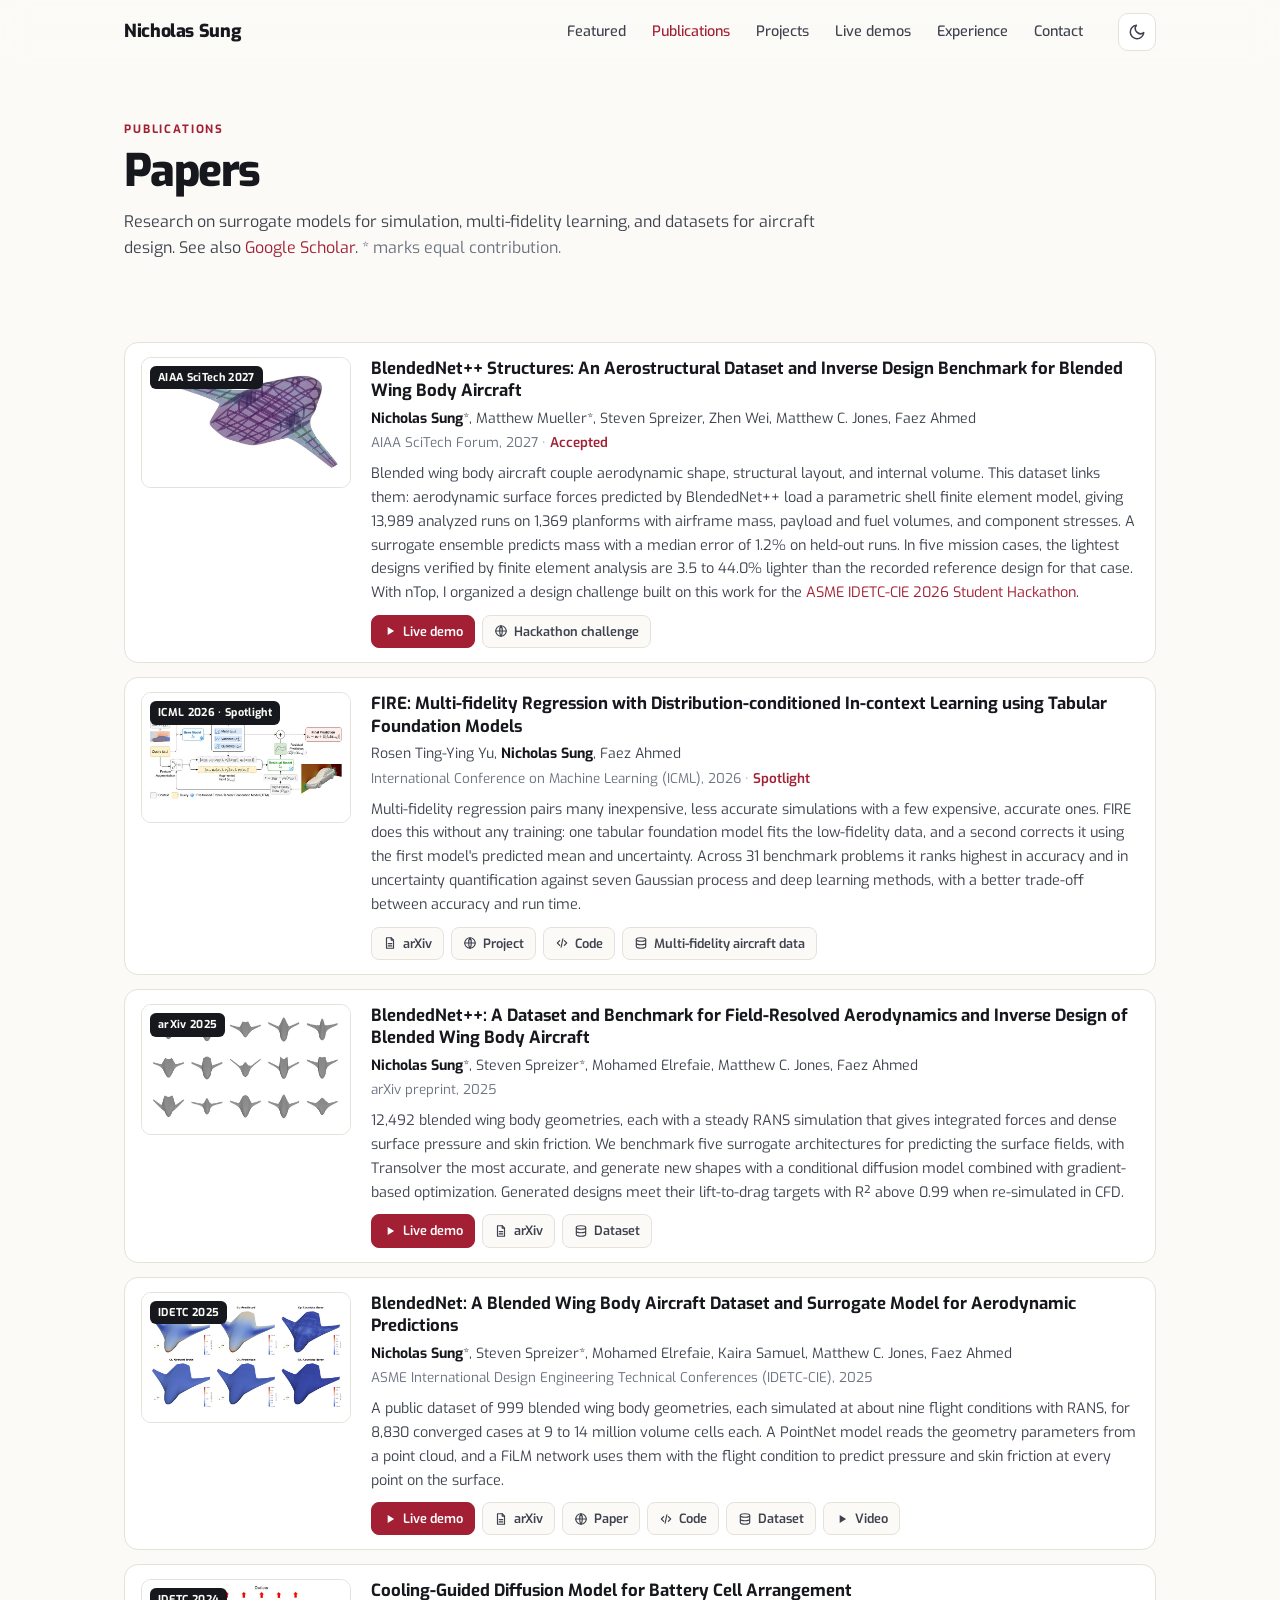
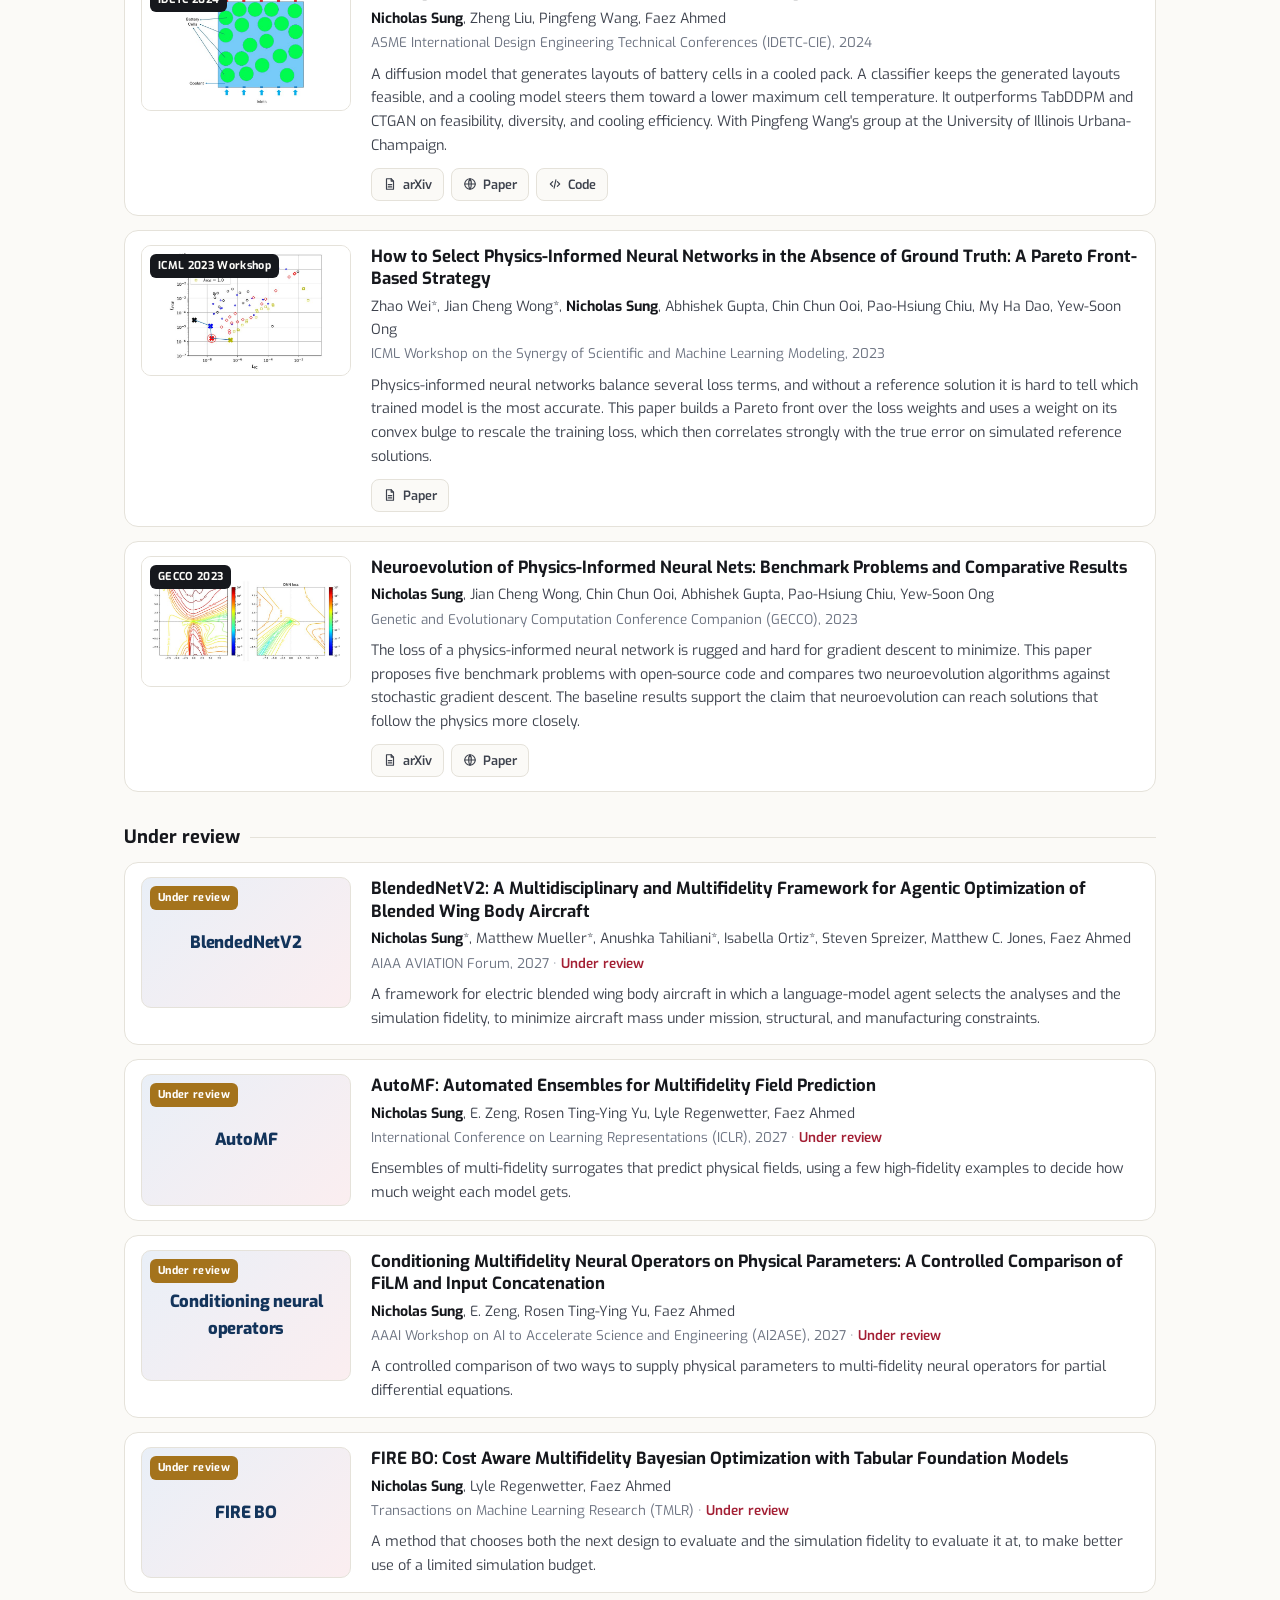
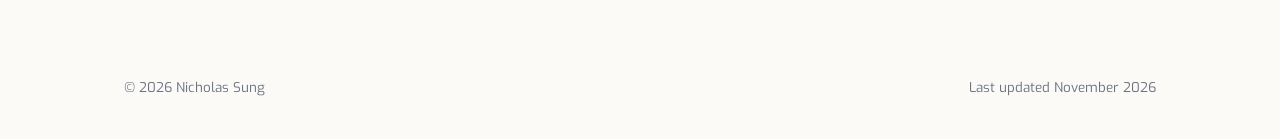
<file: publications.html>
<!DOCTYPE html>
<html lang="en">
<head>
  <meta charset="utf-8">
  <meta name="viewport" content="width=device-width, initial-scale=1">
  <title>Publications · Nicholas Sung</title>
  <meta name="description" content="Papers by Nicholas Sung on surrogate models for simulation, multi-fidelity learning, and aircraft design datasets: FIRE (ICML 2026 Spotlight), BlendedNet, BlendedNet++, and BlendedNet++ Structures.">
  <meta name="author" content="Nicholas Sung">
  <meta property="og:title" content="Publications · Nicholas Sung">
  <meta property="og:description" content="Papers by Nicholas Sung on surrogate models for simulation, multi-fidelity learning, and aircraft design datasets: FIRE (ICML 2026 Spotlight), BlendedNet, BlendedNet++, and BlendedNet++ Structures.">
  <meta property="og:type" content="website">
  <meta property="og:url" content="https://nicksungg.github.io/publications.html">
  <meta property="og:image" content="https://nicksungg.github.io/assets/img/projects/structures.jpg">
  <meta name="twitter:card" content="summary_large_image">
  <link rel="canonical" href="https://nicksungg.github.io/publications.html">
  <link rel="icon" href="assets/img/favicon.svg" type="image/svg+xml">
  <link rel="preconnect" href="https://fonts.googleapis.com">
  <link rel="preconnect" href="https://fonts.gstatic.com" crossorigin>
  <link href="https://fonts.googleapis.com/css2?family=Exo:ital,wght@0,400;0,500;0,600;0,700;0,800;1,400;1,500&display=swap" rel="stylesheet">
  <link rel="stylesheet" href="assets/css/style.css?v=1">
  <script>
    document.documentElement.classList.add('js');
    (function () {
      try {
        var t = localStorage.getItem('theme');
        if (!t) t = matchMedia('(prefers-color-scheme: dark)').matches ? 'dark' : 'light';
        document.documentElement.setAttribute('data-theme', t);
      } catch (e) {}
    })();
  </script>
</head>
<body>
<a class="skip" href="#main">Skip to content</a>
<svg xmlns="http://www.w3.org/2000/svg" style="display:none" aria-hidden="true">
  <defs>
    <symbol id="i-mail" viewBox="0 0 24 24" fill="none" stroke="currentColor" stroke-width="2" stroke-linecap="round" stroke-linejoin="round"><path d="M3 6h18v12H3z"/><path d="m3 7 9 6 9-6"/></symbol>
    <symbol id="i-scholar" viewBox="0 0 24 24" fill="none" stroke="currentColor" stroke-width="2" stroke-linecap="round" stroke-linejoin="round"><path d="m2 9 10-5 10 5-10 5z"/><path d="M6 11.5V16c0 1.5 2.7 3 6 3s6-1.5 6-3v-4.5"/></symbol>
    <symbol id="i-github" viewBox="0 0 24 24" fill="currentColor"><path d="M12 1.5a10.5 10.5 0 0 0-3.32 20.46c.53.1.72-.23.72-.5v-1.86c-2.92.63-3.54-1.25-3.54-1.25-.48-1.21-1.17-1.54-1.17-1.54-.95-.65.07-.64.07-.64 1.05.08 1.61 1.08 1.61 1.08.94 1.6 2.46 1.14 3.06.87.1-.68.37-1.14.67-1.4-2.33-.27-4.78-1.17-4.78-5.19 0-1.15.41-2.08 1.08-2.82-.11-.27-.47-1.33.1-2.78 0 0 .88-.28 2.89 1.08a10 10 0 0 1 5.26 0c2-1.36 2.88-1.08 2.88-1.08.58 1.45.22 2.51.11 2.78.67.74 1.08 1.67 1.08 2.82 0 4.03-2.46 4.92-4.8 5.18.38.33.72.97.72 1.96v2.9c0 .28.19.61.73.5A10.5 10.5 0 0 0 12 1.5z"/></symbol>
    <symbol id="i-linkedin" viewBox="0 0 24 24" fill="currentColor"><path d="M4.98 3.5a2.5 2.5 0 1 1 0 5 2.5 2.5 0 0 1 0-5zM3 9.75h4V21H3zM9.5 9.75h3.8v1.6h.05c.53-1 1.83-1.9 3.75-1.9 4 0 4.9 2.5 4.9 6V21h-4v-4.9c0-1.3-.03-3-1.9-3s-2.1 1.4-2.1 2.9V21h-4z"/></symbol>
    <symbol id="i-pdf" viewBox="0 0 24 24" fill="none" stroke="currentColor" stroke-width="2" stroke-linecap="round" stroke-linejoin="round"><path d="M14 3H6v18h12V7z"/><path d="M14 3v4h4M9 13h6M9 17h6"/></symbol>
    <symbol id="i-code" viewBox="0 0 24 24" fill="none" stroke="currentColor" stroke-width="2" stroke-linecap="round" stroke-linejoin="round"><path d="m8 8-4 4 4 4M16 8l4 4-4 4M13.5 5l-3 14"/></symbol>
    <symbol id="i-web" viewBox="0 0 24 24" fill="none" stroke="currentColor" stroke-width="2" stroke-linecap="round" stroke-linejoin="round"><circle cx="12" cy="12" r="9"/><path d="M3 12h18M12 3c3 3.5 3 14.5 0 18M12 3c-3 3.5-3 14.5 0 18"/></symbol>
    <symbol id="i-data" viewBox="0 0 24 24" fill="none" stroke="currentColor" stroke-width="2" stroke-linecap="round" stroke-linejoin="round"><ellipse cx="12" cy="6" rx="8" ry="3"/><path d="M4 6v6c0 1.7 3.6 3 8 3s8-1.3 8-3V6M4 12v6c0 1.7 3.6 3 8 3s8-1.3 8-3v-6"/></symbol>
    <symbol id="i-play" viewBox="0 0 24 24"><path d="M8 5v14l11-7z" fill="currentColor"/></symbol>
    <symbol id="i-arrow" viewBox="0 0 24 24" fill="none" stroke="currentColor" stroke-width="2" stroke-linecap="round" stroke-linejoin="round"><path d="M5 12h14M13 6l6 6-6 6"/></symbol>
    <symbol id="i-up" viewBox="0 0 24 24" fill="none" stroke="currentColor" stroke-width="2" stroke-linecap="round" stroke-linejoin="round"><path d="M12 19V5M6 11l6-6 6 6"/></symbol>
  </defs>
</svg>

<header class="nav" id="top">
  <div class="wrap">
    <a class="brand" href="index.html">Nicholas Sung</a>
    <button class="icon-btn menu-btn" id="menuBtn" aria-label="Open menu" aria-expanded="false">
      <svg viewBox="0 0 24 24" fill="none" stroke="currentColor" stroke-width="2" stroke-linecap="round"><path d="M4 7h16M4 12h16M4 17h16"/></svg>
    </button>
    <ul class="nav-links" id="navLinks">
      <li><a href="index.html#research">Featured</a></li>
      <li><a href="publications.html" class="active">Publications</a></li>
      <li><a href="projects.html">Projects</a></li>
      <li><a href="demos.html">Live demos</a></li>
      <li><a href="experience.html">Experience</a></li>
      <li><a href="index.html#contact">Contact</a></li>
    </ul>
    <button class="icon-btn theme-btn" id="themeBtn" aria-label="Toggle dark mode">
      <svg class="moon" viewBox="0 0 24 24" fill="none" stroke="currentColor" stroke-width="2" stroke-linecap="round" stroke-linejoin="round"><path d="M21 12.8A9 9 0 1 1 11.2 3a7 7 0 0 0 9.8 9.8z"/></svg>
      <svg class="sun" viewBox="0 0 24 24" fill="none" stroke="currentColor" stroke-width="2" stroke-linecap="round"><circle cx="12" cy="12" r="4"/><path d="M12 2v2M12 20v2M4.9 4.9l1.4 1.4M17.7 17.7l1.4 1.4M2 12h2M20 12h2M4.9 19.1l1.4-1.4M17.7 6.3l1.4-1.4"/></svg>
    </button>
  </div>
</header>

<main id="main">
<section class="page-hero">
  <div class="wrap">
    <span class="sec-num">PUBLICATIONS</span>
    <h1>Papers</h1>
    <p>Research on surrogate models for simulation, multi-fidelity learning, and datasets for aircraft design. See also <a href="https://scholar.google.com/citations?user=GLLSoL8AAAAJ&amp;hl=en" target="_blank" rel="noopener">Google Scholar</a>. <span style="color:var(--muted)">* marks equal contribution.</span></p>
  </div>
</section>

<section class="block" id="publications">
  <div class="wrap">
    <div class="pubs">

      <!-- BlendedNet++ Structures -->
      <article class="pub reveal" id="pub-structures">
        <a class="thumb" href="demos.html#structures">
          <span class="venue-badge">AIAA SciTech 2027</span>
          <img src="assets/img/pubs/structures.jpg" alt="Internal structure of a blended wing body aircraft colored by stress" loading="lazy" width="800" height="500">
        </a>
        <div>
          <h3>BlendedNet++ Structures: An Aerostructural Dataset and Inverse Design Benchmark for Blended Wing Body Aircraft</h3>
          <div class="authors"><span class="me">Nicholas Sung</span>*, Matthew Mueller*, Steven Spreizer, Zhen Wei, Matthew C. Jones, Faez Ahmed</div>
          <div class="venue">AIAA SciTech Forum, 2027 · <b>Accepted</b></div>
          <p class="tldr">Blended wing body aircraft couple aerodynamic shape, structural layout, and internal volume. This dataset links them: aerodynamic surface forces predicted by BlendedNet++ load a parametric shell finite element model, giving 13,989 analyzed runs on 1,369 planforms with airframe mass, payload and fuel volumes, and component stresses. A surrogate ensemble predicts mass with a median error of 1.2% on held-out runs. In five mission cases, the lightest designs verified by finite element analysis are 3.5 to 44.0% lighter than the recorded reference design for that case. With nTop, I organized a design challenge built on this work for the <a href="https://www.linkedin.com/posts/we-are-excited-to-share-that-ntop-is-once-share-7490517883760844800-FCoN/" target="_blank" rel="noopener">ASME IDETC-CIE 2026 Student Hackathon</a>.</p>
          <div class="pub-links">
            <a class="btn demo" href="demos.html#structures"><svg><use href="#i-play"/></svg>Live demo</a>
            <a class="btn" href="https://github.com/nicksungg/nTop---ASME-IDETC-CIE-Student-Hackathon" target="_blank" rel="noopener"><svg><use href="#i-web"/></svg>Hackathon challenge</a>
          </div>
        </div>
      </article>

      <!-- FIRE -->
      <article class="pub reveal" id="pub-fire">
        <a class="thumb" href="https://decode.mit.edu/projects/fire/" target="_blank" rel="noopener">
          <span class="venue-badge">ICML 2026 · Spotlight</span>
          <img src="assets/img/pubs/fire.jpg" alt="Diagram of FIRE: a base model fits low-fidelity data and a residual model corrects it with high-fidelity data" loading="lazy" width="800" height="500">
        </a>
        <div>
          <h3><a href="https://decode.mit.edu/projects/fire/" target="_blank" rel="noopener">FIRE: Multi-fidelity Regression with Distribution-conditioned In-context Learning using Tabular Foundation Models</a></h3>
          <div class="authors">Rosen Ting-Ying Yu, <span class="me">Nicholas Sung</span>, Faez Ahmed</div>
          <div class="venue">International Conference on Machine Learning (ICML), 2026 · <b>Spotlight</b></div>
          <p class="tldr">Multi-fidelity regression pairs many inexpensive, less accurate simulations with a few expensive, accurate ones. FIRE does this without any training: one tabular foundation model fits the low-fidelity data, and a second corrects it using the first model's predicted mean and uncertainty. Across 31 benchmark problems it ranks highest in accuracy and in uncertainty quantification against seven Gaussian process and deep learning methods, with a better trade-off between accuracy and run time.</p>
          <div class="pub-links">
            <a class="btn" href="https://arxiv.org/abs/2601.22371" target="_blank" rel="noopener"><svg><use href="#i-pdf"/></svg>arXiv</a>
            <a class="btn" href="https://decode.mit.edu/projects/fire/" target="_blank" rel="noopener"><svg><use href="#i-web"/></svg>Project</a>
            <a class="btn" href="https://github.com/rosenyu304/FIRE" target="_blank" rel="noopener"><svg><use href="#i-code"/></svg>Code</a>
            <a class="btn" href="https://doi.org/10.7910/DVN/M2LDF2" target="_blank" rel="noopener"><svg><use href="#i-data"/></svg>Multi-fidelity aircraft data</a>
          </div>
        </div>
      </article>

      <!-- BlendedNet++ -->
      <article class="pub reveal" id="pub-blendednetpp">
        <a class="thumb" href="https://arxiv.org/abs/2512.03280" target="_blank" rel="noopener">
          <span class="venue-badge">arXiv 2025</span>
          <img src="assets/img/pubs/blendednetpp.jpg" alt="Fifteen blended wing body aircraft shapes from the BlendedNet++ dataset" loading="lazy" width="800" height="500">
        </a>
        <div>
          <h3><a href="https://arxiv.org/abs/2512.03280" target="_blank" rel="noopener">BlendedNet++: A Dataset and Benchmark for Field-Resolved Aerodynamics and Inverse Design of Blended Wing Body Aircraft</a></h3>
          <div class="authors"><span class="me">Nicholas Sung</span>*, Steven Spreizer*, Mohamed Elrefaie, Matthew C. Jones, Faez Ahmed</div>
          <div class="venue">arXiv preprint, 2025</div>
          <p class="tldr">12,492 blended wing body geometries, each with a steady RANS simulation that gives integrated forces and dense surface pressure and skin friction. We benchmark five surrogate architectures for predicting the surface fields, with Transolver the most accurate, and generate new shapes with a conditional diffusion model combined with gradient-based optimization. Generated designs meet their lift-to-drag targets with R² above 0.99 when re-simulated in CFD.</p>
          <div class="pub-links">
            <a class="btn demo" href="demos.html#blendednetpp"><svg><use href="#i-play"/></svg>Live demo</a>
            <a class="btn" href="https://arxiv.org/abs/2512.03280" target="_blank" rel="noopener"><svg><use href="#i-pdf"/></svg>arXiv</a>
            <a class="btn" href="https://doi.org/10.7910/DVN/ICIDK4" target="_blank" rel="noopener"><svg><use href="#i-data"/></svg>Dataset</a>
          </div>
        </div>
      </article>

      <!-- BlendedNet -->
      <article class="pub reveal" id="pub-blendednet">
        <a class="thumb" href="https://arxiv.org/abs/2509.07209" target="_blank" rel="noopener">
          <span class="venue-badge">IDETC 2025</span>
          <img src="assets/img/pubs/blendednet.jpg" alt="Pressure and skin friction on a blended wing body aircraft: RANS result, prediction, and error" loading="lazy" width="800" height="500">
        </a>
        <div>
          <h3><a href="https://arxiv.org/abs/2509.07209" target="_blank" rel="noopener">BlendedNet: A Blended Wing Body Aircraft Dataset and Surrogate Model for Aerodynamic Predictions</a></h3>
          <div class="authors"><span class="me">Nicholas Sung</span>*, Steven Spreizer*, Mohamed Elrefaie, Kaira Samuel, Matthew C. Jones, Faez Ahmed</div>
          <div class="venue">ASME International Design Engineering Technical Conferences (IDETC-CIE), 2025</div>
          <p class="tldr">A public dataset of 999 blended wing body geometries, each simulated at about nine flight conditions with RANS, for 8,830 converged cases at 9 to 14 million volume cells each. A PointNet model reads the geometry parameters from a point cloud, and a FiLM network uses them with the flight condition to predict pressure and skin friction at every point on the surface.</p>
          <div class="pub-links">
            <a class="btn demo" href="demos.html#blendednet"><svg><use href="#i-play"/></svg>Live demo</a>
            <a class="btn" href="https://arxiv.org/abs/2509.07209" target="_blank" rel="noopener"><svg><use href="#i-pdf"/></svg>arXiv</a>
            <a class="btn" href="https://doi.org/10.1115/DETC2025-168977" target="_blank" rel="noopener"><svg><use href="#i-web"/></svg>Paper</a>
            <a class="btn" href="https://github.com/nicksungg/clarc_blended_wing_body" target="_blank" rel="noopener"><svg><use href="#i-code"/></svg>Code</a>
            <a class="btn" href="https://doi.org/10.7910/DVN/VJT9EP" target="_blank" rel="noopener"><svg><use href="#i-data"/></svg>Dataset</a>
            <a class="btn" href="https://www.youtube.com/watch?v=-SkEXb0ndD0" target="_blank" rel="noopener"><svg><use href="#i-play"/></svg>Video</a>
          </div>
        </div>
      </article>

      <!-- Cooling-guided diffusion -->
      <article class="pub reveal" id="pub-cooling">
        <a class="thumb" href="https://arxiv.org/abs/2403.10566" target="_blank" rel="noopener">
          <span class="venue-badge">IDETC 2024</span>
          <img src="assets/img/pubs/cooling.jpg" alt="Twenty battery cells arranged in a square pack with coolant inlets and outlets" loading="lazy" width="800" height="500">
        </a>
        <div>
          <h3><a href="https://arxiv.org/abs/2403.10566" target="_blank" rel="noopener">Cooling-Guided Diffusion Model for Battery Cell Arrangement</a></h3>
          <div class="authors"><span class="me">Nicholas Sung</span>, Zheng Liu, Pingfeng Wang, Faez Ahmed</div>
          <div class="venue">ASME International Design Engineering Technical Conferences (IDETC-CIE), 2024</div>
          <p class="tldr">A diffusion model that generates layouts of battery cells in a cooled pack. A classifier keeps the generated layouts feasible, and a cooling model steers them toward a lower maximum cell temperature. It outperforms TabDDPM and CTGAN on feasibility, diversity, and cooling efficiency. With Pingfeng Wang's group at the University of Illinois Urbana-Champaign.</p>
          <div class="pub-links">
            <a class="btn" href="https://arxiv.org/abs/2403.10566" target="_blank" rel="noopener"><svg><use href="#i-pdf"/></svg>arXiv</a>
            <a class="btn" href="https://doi.org/10.1115/DETC2024-143373" target="_blank" rel="noopener"><svg><use href="#i-web"/></svg>Paper</a>
            <a class="btn" href="https://github.com/nicksungg/Cooling-Guided-Diffusion-Model-for-Battery-Cell-Arrangement" target="_blank" rel="noopener"><svg><use href="#i-code"/></svg>Code</a>
          </div>
        </div>
      </article>

      <!-- PINN selection -->
      <article class="pub reveal" id="pub-pareto">
        <a class="thumb" href="https://syns-ml.github.io/2023/assets/papers/81.pdf" target="_blank" rel="noopener">
          <span class="venue-badge">ICML 2023 Workshop</span>
          <img src="assets/img/pubs/pareto.jpg" alt="Scatter plot of two loss terms for many trained models, with the selected models marked" loading="lazy" width="800" height="500">
        </a>
        <div>
          <h3><a href="https://syns-ml.github.io/2023/assets/papers/81.pdf" target="_blank" rel="noopener">How to Select Physics-Informed Neural Networks in the Absence of Ground Truth: A Pareto Front-Based Strategy</a></h3>
          <div class="authors">Zhao Wei*, Jian Cheng Wong*, <span class="me">Nicholas Sung</span>, Abhishek Gupta, Chin Chun Ooi, Pao-Hsiung Chiu, My Ha Dao, Yew-Soon Ong</div>
          <div class="venue">ICML Workshop on the Synergy of Scientific and Machine Learning Modeling, 2023</div>
          <p class="tldr">Physics-informed neural networks balance several loss terms, and without a reference solution it is hard to tell which trained model is the most accurate. This paper builds a Pareto front over the loss weights and uses a weight on its convex bulge to rescale the training loss, which then correlates strongly with the true error on simulated reference solutions.</p>
          <div class="pub-links">
            <a class="btn" href="https://syns-ml.github.io/2023/assets/papers/81.pdf" target="_blank" rel="noopener"><svg><use href="#i-pdf"/></svg>Paper</a>
          </div>
        </div>
      </article>

      <!-- Neuroevolution -->
      <article class="pub reveal" id="pub-neuroevolution">
        <a class="thumb" href="https://arxiv.org/abs/2212.07624" target="_blank" rel="noopener">
          <span class="venue-badge">GECCO 2023</span>
          <img src="assets/img/pubs/neuroevolution.jpg" alt="Loss landscape of a physics-informed neural network next to that of a standard neural network" loading="lazy" width="800" height="500">
        </a>
        <div>
          <h3><a href="https://arxiv.org/abs/2212.07624" target="_blank" rel="noopener">Neuroevolution of Physics-Informed Neural Nets: Benchmark Problems and Comparative Results</a></h3>
          <div class="authors"><span class="me">Nicholas Sung</span>, Jian Cheng Wong, Chin Chun Ooi, Abhishek Gupta, Pao-Hsiung Chiu, Yew-Soon Ong</div>
          <div class="venue">Genetic and Evolutionary Computation Conference Companion (GECCO), 2023</div>
          <p class="tldr">The loss of a physics-informed neural network is rugged and hard for gradient descent to minimize. This paper proposes five benchmark problems with open-source code and compares two neuroevolution algorithms against stochastic gradient descent. The baseline results support the claim that neuroevolution can reach solutions that follow the physics more closely.</p>
          <div class="pub-links">
            <a class="btn" href="https://arxiv.org/abs/2212.07624" target="_blank" rel="noopener"><svg><use href="#i-pdf"/></svg>arXiv</a>
            <a class="btn" href="https://doi.org/10.1145/3583133.3596397" target="_blank" rel="noopener"><svg><use href="#i-web"/></svg>Paper</a>
          </div>
        </div>
      </article>

    </div>

    <h2 class="subhead" id="under-review">Under review</h2>
    <div class="pubs">

      <article class="pub reveal" id="pub-blendednetv2">
        <div class="thumb blank"><span class="venue-badge review">Under review</span>BlendedNetV2</div>
        <div>
          <h3>BlendedNetV2: A Multidisciplinary and Multifidelity Framework for Agentic Optimization of Blended Wing Body Aircraft</h3>
          <div class="authors"><span class="me">Nicholas Sung</span>*, Matthew Mueller*, Anushka Tahiliani*, Isabella Ortiz*, Steven Spreizer, Matthew C. Jones, Faez Ahmed</div>
          <div class="venue">AIAA AVIATION Forum, 2027 · <b>Under review</b></div>
          <p class="tldr">A framework for electric blended wing body aircraft in which a language-model agent selects the analyses and the simulation fidelity, to minimize aircraft mass under mission, structural, and manufacturing constraints.</p>
        </div>
      </article>

      <article class="pub reveal" id="pub-automf">
        <div class="thumb blank"><span class="venue-badge review">Under review</span>AutoMF</div>
        <div>
          <h3>AutoMF: Automated Ensembles for Multifidelity Field Prediction</h3>
          <div class="authors"><span class="me">Nicholas Sung</span>, E. Zeng, Rosen Ting-Ying Yu, Lyle Regenwetter, Faez Ahmed</div>
          <div class="venue">International Conference on Learning Representations (ICLR), 2027 · <b>Under review</b></div>
          <p class="tldr">Ensembles of multi-fidelity surrogates that predict physical fields, using a few high-fidelity examples to decide how much weight each model gets.</p>
        </div>
      </article>

      <article class="pub reveal" id="pub-conditioning">
        <div class="thumb blank"><span class="venue-badge review">Under review</span>Conditioning neural operators</div>
        <div>
          <h3>Conditioning Multifidelity Neural Operators on Physical Parameters: A Controlled Comparison of FiLM and Input Concatenation</h3>
          <div class="authors"><span class="me">Nicholas Sung</span>, E. Zeng, Rosen Ting-Ying Yu, Faez Ahmed</div>
          <div class="venue">AAAI Workshop on AI to Accelerate Science and Engineering (AI2ASE), 2027 · <b>Under review</b></div>
          <p class="tldr">A controlled comparison of two ways to supply physical parameters to multi-fidelity neural operators for partial differential equations.</p>
        </div>
      </article>

      <article class="pub reveal" id="pub-firebo">
        <div class="thumb blank"><span class="venue-badge review">Under review</span>FIRE BO</div>
        <div>
          <h3>FIRE BO: Cost Aware Multifidelity Bayesian Optimization with Tabular Foundation Models</h3>
          <div class="authors"><span class="me">Nicholas Sung</span>, Lyle Regenwetter, Faez Ahmed</div>
          <div class="venue">Transactions on Machine Learning Research (TMLR) · <b>Under review</b></div>
          <p class="tldr">A method that chooses both the next design to evaluate and the simulation fidelity to evaluate it at, to make better use of a limited simulation budget.</p>
        </div>
      </article>

    </div>
  </div>
</section>

</main>

<footer>
  <div class="wrap">
    <span>© <span id="year">2026</span> Nicholas Sung</span>
    <span>Last updated November 2026</span>
  </div>
</footer>

<button class="icon-btn to-top" id="toTop" aria-label="Back to top"><svg><use href="#i-up"/></svg></button>

<script src="assets/js/main.js?v=1"></script>
<script src="assets/js/live.js?v=3"></script>
</body>
</html>
</file>
<file: assets/css/style.css>
/* ==========================================================================
   Nicholas Sung — personal academic website
   ========================================================================== */

:root {
  --bg: #fbfaf7;
  --bg-alt: #f3f1ec;
  --surface: #ffffff;
  --ink: #16181d;
  --ink-2: #3d424d;
  --muted: #6b7280;
  --line: #e5e2da;
  --accent: #a31f34;
  --accent-soft: #fbeef0;
  --navy: #13345b;
  --navy-soft: #e9eff7;
  --gold: #a4731c;
  --gold-soft: #fbf3e1;
  --green: #1f6f4a;
  --green-soft: #e6f4ec;
  --stage: #0d1a2d;
  --stage-line: #1f3350;
  --shadow: 0 1px 2px rgba(16, 24, 40, .04), 0 4px 16px rgba(16, 24, 40, .06);
  --shadow-lg: 0 2px 4px rgba(16, 24, 40, .05), 0 16px 40px rgba(16, 24, 40, .10);
  --radius: 14px;
  --maxw: 1080px;
  --sans: "Exo", -apple-system, BlinkMacSystemFont, "Segoe UI", Roboto, sans-serif;
  --nav-h: 64px;
  color-scheme: light;
}

:root[data-theme="dark"] {
  --bg: #0f1115;
  --bg-alt: #151820;
  --surface: #181b23;
  --ink: #eef0f4;
  --ink-2: #c3c8d2;
  --muted: #8b93a3;
  --line: #2a2f3a;
  --accent: #ff6b7f;
  --accent-soft: #3a1c23;
  --navy: #8fb8ff;
  --navy-soft: #1a2638;
  --gold: #f0bf5a;
  --gold-soft: #332813;
  --green: #6fd3a0;
  --green-soft: #15291f;
  --shadow: 0 1px 2px rgba(0, 0, 0, .3), 0 4px 16px rgba(0, 0, 0, .25);
  --shadow-lg: 0 2px 4px rgba(0, 0, 0, .3), 0 16px 40px rgba(0, 0, 0, .4);
  color-scheme: dark;
}

* { box-sizing: border-box; }
html { scroll-behavior: smooth; scroll-padding-top: calc(var(--nav-h) + 16px); }
body {
  margin: 0;
  font: 16px/1.65 var(--sans);
  color: var(--ink-2);
  background: var(--bg);
  -webkit-font-smoothing: antialiased;
  transition: background .3s, color .3s;
}
img { max-width: 100%; display: block; }
a { color: var(--accent); text-decoration: none; }
a:hover { text-decoration: underline; text-underline-offset: 3px; }
h1, h2, h3, h4 { color: var(--ink); margin: 0; line-height: 1.2; }
p { margin: 0 0 1em; }
ul, ol { margin: 0; padding-left: 1.2em; }
svg { flex: none; }
.wrap { max-width: var(--maxw); margin: 0 auto; padding-inline: 24px; }
.skip { position: absolute; left: -999px; top: 8px; background: var(--ink); color: var(--bg); padding: 8px 14px; border-radius: 8px; z-index: 100; }
.skip:focus { left: 8px; }

/* ---------- Navigation ---------- */
.nav {
  position: sticky; top: 0; z-index: 50;
  height: var(--nav-h);
  background: color-mix(in srgb, var(--bg) 82%, transparent);
  backdrop-filter: saturate(160%) blur(14px);
  -webkit-backdrop-filter: saturate(160%) blur(14px);
  border-bottom: 1px solid transparent;
  transition: border-color .3s;
}
.nav.scrolled { border-bottom-color: var(--line); }
.nav .wrap { height: 100%; display: flex; align-items: center; gap: 24px; }
.brand { font-size: 1.12rem; font-weight: 800; color: var(--ink); letter-spacing: -.02em; }
.brand:hover { text-decoration: none; }
.nav-links { display: flex; gap: 4px; margin-left: auto; list-style: none; padding: 0; }
.nav-links a {
  display: block; padding: 6px 11px; border-radius: 8px;
  color: var(--ink-2); font-size: .9rem; font-weight: 500;
}
.nav-links a:hover { background: var(--bg-alt); text-decoration: none; color: var(--ink); }
.nav-links a.active { color: var(--accent); }
.icon-btn {
  width: 38px; height: 38px; border-radius: 10px; border: 1px solid var(--line);
  background: var(--surface); color: var(--ink-2); display: grid; place-items: center; cursor: pointer;
}
.icon-btn:hover { color: var(--ink); border-color: var(--muted); }
.icon-btn svg { width: 18px; height: 18px; }
.menu-btn { display: none; }
.theme-btn .sun { display: none; }
:root[data-theme="dark"] .theme-btn .sun { display: block; }
:root[data-theme="dark"] .theme-btn .moon { display: none; }

@media (max-width: 900px) {
  .menu-btn { display: grid; margin-left: auto; }
  .nav-links {
    position: absolute; top: var(--nav-h); left: 0; right: 0;
    flex-direction: column; gap: 0; padding: 8px 16px 16px;
    background: var(--bg); border-bottom: 1px solid var(--line);
    display: none; margin-left: 0;
  }
  .nav-links.open { display: flex; }
  .nav-links a { padding: 10px 12px; }
}

/* ---------- Hero ---------- */
.hero { padding: 64px 0 40px; }
.hero-grid { display: grid; grid-template-columns: 260px 1fr; gap: 56px; align-items: start; }
.hero-side { display: flex; flex-direction: column; gap: 18px; }
.portrait {
  width: 260px; aspect-ratio: 1 / 1; border-radius: 20px; overflow: hidden;
  box-shadow: var(--shadow-lg); background: var(--bg-alt);
}
.portrait img { width: 100%; height: 100%; object-fit: cover; }
.eyebrow { font-size: .8rem; letter-spacing: .14em; text-transform: uppercase; color: var(--accent); font-weight: 600; }
.hero h1 { font-weight: 800; font-size: clamp(2.4rem, 4.6vw, 3.4rem); letter-spacing: -.035em; margin: 6px 0 8px; }
.tagline { font-size: 1.22rem; color: var(--ink); font-weight: 500; margin-bottom: 16px; }
.bio { max-width: 68ch; }
.bio .lede { font-size: 1.02rem; }
.more-bio summary {
  cursor: pointer; color: var(--accent); font-weight: 600; font-size: .92rem;
  list-style: none; display: inline-flex; align-items: center; gap: 6px; margin-bottom: 10px;
}
.more-bio summary::-webkit-details-marker { display: none; }
.more-bio summary::after { content: "+"; font-weight: 700; }
.more-bio[open] summary::after { content: "–"; }
.more-bio p { font-size: .97rem; }
.interests { display: flex; flex-wrap: wrap; gap: 8px; margin-top: 14px; }
.tag {
  font-size: .76rem; font-weight: 500; padding: 3px 10px; border-radius: 999px;
  background: var(--bg-alt); color: var(--ink-2); border: 1px solid var(--line);
}
.links { display: flex; flex-wrap: wrap; gap: 8px; margin-top: 20px; }
.pill {
  display: inline-flex; align-items: center; gap: 7px;
  padding: 7px 13px; border-radius: 999px; border: 1px solid var(--line);
  background: var(--surface); color: var(--ink); font-size: .88rem; font-weight: 500;
  transition: transform .15s, border-color .15s, box-shadow .15s;
}
.pill:hover { text-decoration: none; border-color: var(--muted); box-shadow: var(--shadow); transform: translateY(-1px); }
.pill svg { width: 15px; height: 15px; }
.pill.primary { background: var(--accent); border-color: var(--accent); color: #fff; }
:root[data-theme="dark"] .pill.primary { color: #16181d; }

.side-card {
  background: var(--surface); border: 1px solid var(--line); border-radius: var(--radius);
  padding: 16px 18px; font-size: .9rem;
}
.side-card h4 { font-size: .72rem; letter-spacing: .12em; text-transform: uppercase; color: var(--muted); margin-bottom: 8px; font-weight: 600; }
.edu-mini { display: grid; gap: 12px; }
.edu-mini b { display: block; color: var(--ink); font-weight: 600; }
.edu-mini span { display: block; color: var(--ink-2); font-size: .85rem; line-height: 1.4; }
.edu-mini .yr { color: var(--muted); font-size: .78rem; }

.affil { margin-top: 22px; display: flex; flex-wrap: wrap; align-items: center; gap: 10px 14px; }
.affil-label { font-size: .72rem; letter-spacing: .12em; text-transform: uppercase; color: var(--muted); font-weight: 600; }
.affil-list { display: flex; flex-wrap: wrap; gap: 6px 8px; }
.affil-list span {
  font-size: .8rem; font-weight: 600; color: var(--ink-2);
  padding: 3px 10px; border-radius: 8px; border: 1px solid var(--line); background: var(--surface);
}

@media (max-width: 820px) {
  .hero { padding-top: 36px; }
  .hero-grid { grid-template-columns: 1fr; gap: 28px; }
  .hero-side { flex-direction: row; align-items: stretch; }
  .portrait { width: 132px; border-radius: 16px; }
  .side-card { flex: 1; }
}
@media (max-width: 520px) {
  .hero-side { flex-direction: column; }
}

/* ---------- Sections ---------- */
.block { padding: 56px 0; }
.block.alt { background: var(--bg-alt); }
.sec-head { display: flex; align-items: end; justify-content: space-between; gap: 16px; flex-wrap: wrap; margin-bottom: 28px; }
.sec-head h2 { font-weight: 800; font-size: 1.85rem; letter-spacing: -.03em; }
.sec-head p { margin: 6px 0 0; color: var(--muted); font-size: .95rem; max-width: 62ch; }
.sec-num { font-size: .72rem; letter-spacing: .16em; color: var(--accent); font-weight: 700; display: block; margin-bottom: 6px; }
.page-hero { padding: 56px 0 8px; }
.page-hero h1 { font-weight: 800; font-size: clamp(2rem, 4vw, 2.8rem); letter-spacing: -.035em; margin-bottom: 10px; }
.page-hero p { color: var(--ink-2); max-width: 70ch; }

.js .reveal { opacity: 0; transform: translateY(10px); transition: opacity .5s, transform .5s; }
.js .reveal.in { opacity: 1; transform: none; }
@media (prefers-reduced-motion: reduce) { .js .reveal { opacity: 1; transform: none; transition: none; } html { scroll-behavior: auto; } }

/* ---------- Live status ---------- */
.status {
  display: inline-flex; align-items: center; gap: 7px; font-size: .78rem; font-weight: 600;
  padding: 4px 10px; border-radius: 999px; border: 1px solid var(--line);
  background: var(--surface); color: var(--muted); white-space: nowrap;
}
.status::before { content: ""; width: 8px; height: 8px; border-radius: 50%; background: var(--muted); }
.status.live { color: var(--green); border-color: color-mix(in srgb, var(--green) 35%, transparent); background: var(--green-soft); }
.status.live::before { background: var(--green); box-shadow: 0 0 0 0 color-mix(in srgb, var(--green) 60%, transparent); animation: pulse 2s infinite; }
.status.off { color: var(--gold); border-color: color-mix(in srgb, var(--gold) 35%, transparent); background: var(--gold-soft); }
.status.off::before { background: var(--gold); }
@keyframes pulse { 0% { box-shadow: 0 0 0 0 color-mix(in srgb, var(--green) 55%, transparent); } 70% { box-shadow: 0 0 0 7px transparent; } 100% { box-shadow: 0 0 0 0 transparent; } }
@media (prefers-reduced-motion: reduce) { .status.live::before { animation: none; } }

/* ---------- Featured showcase ---------- */
.sc-tabs { display: flex; gap: 4px; padding: 4px; border-radius: 12px; background: var(--bg-alt); border: 1px solid var(--line); flex-wrap: wrap; }
.sc-tab { font: 600 .88rem var(--sans); padding: 8px 16px; border-radius: 9px; border: 0; background: transparent; color: var(--ink-2); cursor: pointer; }
.sc-tab:hover { color: var(--ink); }
.sc-tab.active { background: var(--ink); color: var(--bg); }
.sc-stage {
  display: grid; grid-template-columns: 1.5fr 1fr; min-height: 520px;
  border-radius: 20px; overflow: hidden; border: 1px solid var(--stage-line); color: #c9d6ea;
  background:
    linear-gradient(rgba(143, 184, 255, .06) 1px, transparent 1px) 0 0 / 24px 24px,
    linear-gradient(90deg, rgba(143, 184, 255, .06) 1px, transparent 1px) 0 0 / 24px 24px,
    var(--stage);
  box-shadow: var(--shadow-lg);
}
.sc-stage[hidden] { display: none; }
.sc-view { position: relative; padding: 24px; display: flex; flex-direction: column; gap: 14px; justify-content: center; }
.sc-poster {
  position: relative; display: block; border-radius: 14px; overflow: hidden; background: #fff;
  border: 1px solid rgba(143, 184, 255, .25); aspect-ratio: 16 / 10;
}
.sc-poster img { width: 100%; height: 100%; object-fit: cover; transition: transform .5s; }
.sc-poster:hover img { transform: scale(1.02); }
.sc-poster .play {
  position: absolute; left: 16px; bottom: 16px; display: inline-flex; align-items: center; gap: 9px;
  padding: 10px 16px 10px 12px; border-radius: 999px; background: rgba(13, 26, 45, .92); color: #fff;
  font-weight: 600; font-size: .9rem; box-shadow: 0 6px 20px rgba(0, 0, 0, .25);
}
.sc-poster .play svg { width: 22px; height: 22px; padding: 4px; border-radius: 50%; background: #fff; color: var(--stage); }
.sc-poster:hover { text-decoration: none; }
.sc-caption { font-size: .8rem; color: #8fa3c2; margin: 0; }
.sc-side { padding: 28px 28px 26px; display: flex; flex-direction: column; gap: 16px; border-left: 1px solid var(--stage-line); background: rgba(8, 16, 30, .45); }
.sc-side .eyebrow { color: #ff8a9a; }
.sc-side h3 { color: #fff; font-size: 1.25rem; font-weight: 700; margin-top: 6px; }
.sc-side p { margin: 8px 0 0; font-size: .93rem; color: #c9d6ea; }
.sc-side em { color: #fff; font-style: normal; font-weight: 600; }
.sc-steps { margin: 0; padding-left: 1.2em; font-size: .88rem; display: grid; gap: 5px; color: #b9c8df; }
.sc-steps b { color: #fff; font-weight: 600; }
.sc-stats { display: flex; gap: 10px; flex-wrap: wrap; }
.sc-stats div { flex: 1; min-width: 90px; padding: 10px 12px; border-radius: 10px; background: rgba(143, 184, 255, .07); border: 1px solid rgba(143, 184, 255, .12); }
.sc-stats b { display: block; font-size: 1.2rem; font-weight: 800; color: #fff; line-height: 1.15; letter-spacing: -.02em; }
.sc-stats span { font-size: .72rem; color: #8fa3c2; line-height: 1.3; display: block; margin-top: 3px; }
.sc-links { display: flex; flex-wrap: wrap; gap: 8px; margin-top: auto; align-items: center; }
.sc-links a {
  font-size: .82rem; font-weight: 600; color: #dbe6f7; padding: 6px 12px; border-radius: 8px;
  border: 1px solid rgba(143, 184, 255, .22); background: rgba(143, 184, 255, .06);
}
.sc-links a:hover { text-decoration: none; background: rgba(143, 184, 255, .16); color: #fff; }
.sc-links a.go { background: #fff; color: var(--stage); border-color: #fff; }
.sc-links a.go:hover { background: #e6eefb; color: var(--stage); }
.sc-side .status { background: rgba(143, 184, 255, .08); border-color: rgba(143, 184, 255, .2); color: #a9b9d3; align-self: flex-start; }
.sc-side .status.live { color: #7fe0ad; background: rgba(111, 211, 160, .12); border-color: rgba(111, 211, 160, .35); }
.sc-side .status.live::before { background: #6fd3a0; }
.sc-side .status.off { color: #f0bf5a; background: rgba(240, 191, 90, .1); border-color: rgba(240, 191, 90, .3); }
.sc-side .status.off::before { background: #f0bf5a; }

@media (max-width: 900px) {
  .sc-stage { grid-template-columns: 1fr; }
  .sc-side { border-left: 0; border-top: 1px solid var(--stage-line); }
  .sc-view { padding: 16px; }
}

/* ---------- News ---------- */
.news { list-style: none; padding: 0; display: grid; gap: 2px; }
.news li {
  display: grid; grid-template-columns: 76px 86px 1fr; gap: 12px; padding: 6px 12px;
  border-radius: 8px; font-size: .94rem; line-height: 1.5; align-items: baseline;
}
.news li:hover { background: var(--surface); }
.news time { font-size: .8rem; font-weight: 600; color: var(--muted); font-variant-numeric: tabular-nums; }
.cat { font-size: .68rem; font-weight: 700; letter-spacing: .06em; text-transform: uppercase; padding: 2px 8px; border-radius: 6px; text-align: center; }
.cat-paper { background: var(--navy-soft); color: var(--navy); }
.cat-talk { background: var(--green-soft); color: var(--green); }
.cat-award { background: var(--gold-soft); color: var(--gold); }
.cat-release { background: var(--accent-soft); color: var(--accent); }
@media (max-width: 640px) {
  .news li { grid-template-columns: 70px 1fr; }
  .news .cat { justify-self: start; }
  .news li > div { grid-column: 1 / -1; }
}

/* ---------- Publications ---------- */
.pubs { display: grid; gap: 14px; }
.pub {
  display: grid; grid-template-columns: 210px 1fr; gap: 20px; align-items: start;
  background: var(--surface); border: 1px solid var(--line); border-radius: var(--radius);
  padding: 14px 16px; transition: box-shadow .2s, border-color .2s;
}
.pub:hover { box-shadow: var(--shadow-lg); border-color: color-mix(in srgb, var(--accent) 25%, var(--line)); }
.pub .thumb { position: relative; display: block; border-radius: 10px; overflow: hidden; background: #fff; border: 1px solid var(--line); aspect-ratio: 8 / 5; }
.pub .thumb img { width: 100%; height: 100%; object-fit: cover; }
.pub .thumb.blank { display: grid; place-items: center; background: linear-gradient(135deg, var(--navy-soft), var(--accent-soft)); color: var(--navy); font-weight: 800; font-size: 1.05rem; letter-spacing: -.01em; text-align: center; padding: 10px; }
.venue-badge {
  position: absolute; left: 8px; top: 8px; z-index: 1; font-size: .68rem; font-weight: 700; letter-spacing: .03em;
  padding: 3px 8px; border-radius: 6px; background: var(--ink); color: var(--bg);
}
.venue-badge.review { background: var(--gold); color: #fff; }
:root[data-theme="dark"] .venue-badge.review { color: #16181d; }
.pub h3 { font-size: 1.05rem; font-weight: 700; line-height: 1.35; }
.pub h3 a { color: var(--ink); }
.pub h3 a:hover { color: var(--accent); text-decoration: none; }
.authors { font-size: .88rem; margin-top: 5px; color: var(--ink-2); }
.authors .me { font-weight: 700; color: var(--ink); }
.venue { font-size: .84rem; color: var(--muted); margin-top: 2px; }
.venue b { color: var(--accent); font-weight: 600; }
.tldr { font-size: .9rem; margin: 8px 0 0; }
.pub-links { display: flex; flex-wrap: wrap; gap: 7px; margin-top: 10px; }
.btn {
  display: inline-flex; align-items: center; gap: 6px; font-size: .8rem; font-weight: 600;
  padding: 5px 11px; border-radius: 8px; border: 1px solid var(--line); background: var(--bg); color: var(--ink-2);
}
.btn:hover { text-decoration: none; border-color: var(--muted); color: var(--ink); }
.btn svg { width: 14px; height: 14px; }
.btn.demo { background: var(--accent); border-color: var(--accent); color: #fff; }
:root[data-theme="dark"] .btn.demo { color: #16181d; }
.btn.demo:hover { filter: brightness(1.08); color: #fff; }
.note { font-size: .82rem; color: var(--muted); margin-top: 8px; }
.subhead { font-size: 1.15rem; font-weight: 700; margin: 34px 0 14px; display: flex; align-items: center; gap: 10px; }
.subhead::after { content: ""; flex: 1; height: 1px; background: var(--line); }
@media (max-width: 720px) {
  .pub { grid-template-columns: 1fr; }
  .pub .thumb { max-width: 360px; }
}

/* ---------- Projects ---------- */
.projects { display: grid; grid-template-columns: repeat(2, 1fr); gap: 18px; }
.project {
  background: var(--surface); border: 1px solid var(--line); border-radius: var(--radius);
  overflow: hidden; display: flex; flex-direction: column; transition: box-shadow .2s, transform .2s;
}
.project:hover { box-shadow: var(--shadow-lg); transform: translateY(-2px); }
.project .thumb { position: relative; aspect-ratio: 16 / 10; background: #fff; border-bottom: 1px solid var(--line); overflow: hidden; display: block; }
.project .thumb img { width: 100%; height: 100%; object-fit: cover; }
.project .thumb.blank { display: grid; place-items: center; text-align: center; padding: 18px; background: linear-gradient(135deg, var(--navy-soft), var(--accent-soft)); color: var(--navy); font-weight: 800; font-size: 1.15rem; letter-spacing: -.01em; }
.project .when {
  position: absolute; left: 10px; top: 10px; font-size: .7rem; font-weight: 700; padding: 3px 9px;
  border-radius: 6px; background: var(--ink); color: var(--bg);
}
.project .thumb .status { position: absolute; right: 10px; top: 10px; }
.project .body { padding: 16px 18px 18px; display: flex; flex-direction: column; gap: 6px; flex: 1; }
.project h3 { font-size: 1.08rem; font-weight: 700; }
.project .org { font-size: .82rem; color: var(--muted); }
.project p { font-size: .92rem; margin: 4px 0 0; }
.project .tags { display: flex; flex-wrap: wrap; gap: 6px; margin-top: 6px; }
.project .pub-links { margin-top: auto; padding-top: 12px; }
.project.wide { grid-column: 1 / -1; display: grid; grid-template-columns: 1.15fr 1fr; }
.project.wide .thumb { aspect-ratio: auto; min-height: 280px; border-bottom: 0; border-right: 1px solid var(--line); }
.project.wide .thumb img { object-fit: contain; padding: 10px; }
@media (max-width: 820px) {
  .projects { grid-template-columns: 1fr; }
  .project.wide { display: flex; }
  .project.wide .thumb { aspect-ratio: 16 / 10; min-height: 0; border-right: 0; border-bottom: 1px solid var(--line); }
}

/* ---------- Experience ---------- */
.timeline { display: grid; gap: 14px; }
.job { display: grid; grid-template-columns: 150px 1fr; gap: 18px; align-items: start; }
.job .when { font-size: .82rem; font-weight: 600; color: var(--muted); padding-top: 18px; font-variant-numeric: tabular-nums; }
.card {
  background: var(--surface); border: 1px solid var(--line); border-radius: var(--radius);
  padding: 16px 20px; transition: box-shadow .2s, transform .2s;
}
.job:hover .card { box-shadow: var(--shadow-lg); transform: translateX(2px); }
.card h3 { font-size: 1.05rem; font-weight: 700; }
.card .org { font-size: .88rem; color: var(--accent); font-weight: 600; margin-top: 2px; }
.card .sup { font-size: .84rem; color: var(--muted); }
.card ul { margin-top: 8px; font-size: .92rem; display: grid; gap: 5px; }
.card p { font-size: .92rem; margin: 8px 0 0; }
@media (max-width: 720px) {
  .job { grid-template-columns: 1fr; gap: 4px; }
  .job .when { padding-top: 0; }
}
.grid-2 { display: grid; grid-template-columns: 1fr 1fr; gap: 18px; }
@media (max-width: 820px) { .grid-2 { grid-template-columns: 1fr; } }
.plain-list { list-style: none; padding: 0; display: grid; gap: 10px; font-size: .93rem; }
.plain-list li { display: grid; grid-template-columns: 1fr auto; gap: 12px; align-items: baseline; }
.plain-list b { color: var(--ink); font-weight: 600; }
.plain-list small { display: block; color: var(--muted); font-size: .84rem; }
.plain-list .yr { color: var(--muted); font-size: .82rem; font-variant-numeric: tabular-nums; white-space: nowrap; }

/* ---------- Demos page ---------- */
.demo-bar { display: flex; flex-wrap: wrap; gap: 12px 16px; align-items: center; justify-content: space-between; margin-bottom: 16px; }
.demo-info { display: grid; grid-template-columns: 1.3fr 1fr; gap: 18px; margin-bottom: 16px; }
.demo-info .card h3 { font-size: 1.15rem; }
.demo-info ol { font-size: .92rem; display: grid; gap: 5px; margin-top: 8px; }
.demo-actions { display: flex; flex-wrap: wrap; gap: 8px; align-items: center; margin-top: 12px; }
.demo-frame {
  position: relative; border: 1px solid var(--line); border-radius: var(--radius); overflow: hidden;
  background: var(--surface); box-shadow: var(--shadow); height: max(680px, calc(100vh - 150px));
}
.demo-frame::before { content: "Connecting to my workstation…"; position: absolute; inset: 0; display: grid; place-items: center; color: var(--muted); font-size: .95rem; }
.demo-frame iframe { position: relative; width: 100%; height: 100%; border: 0; display: block; background: #fff; }
.demo-frame iframe:not([src]) { display: none; }
.demo-off {
  position: absolute; inset: 0; display: grid; place-items: center; text-align: center; padding: 24px;
  background: var(--surface);
}
.demo-off[hidden] { display: none; }
.demo-off img { width: min(560px, 100%); border-radius: 12px; border: 1px solid var(--line); margin: 0 auto 18px; }
.demo-off h3 { font-size: 1.2rem; margin-bottom: 6px; }
.demo-off p { color: var(--muted); max-width: 52ch; margin: 0 auto; font-size: .93rem; }
@media (max-width: 820px) { .demo-info { grid-template-columns: 1fr; } }

/* ---------- Contact ---------- */
.contact {
  background: var(--ink); color: #d7dae1; border-radius: 22px; padding: 44px;
  display: grid; grid-template-columns: 1.2fr 1fr; gap: 36px; align-items: center;
}
:root[data-theme="dark"] .contact { background: var(--surface); border: 1px solid var(--line); }
.contact h2 { color: #fff; font-size: 2rem; font-weight: 800; letter-spacing: -.03em; margin-bottom: 10px; }
.contact p { color: #b8bdc8; margin: 0; }
.contact .sec-num { color: #ff8a9a; }
.contact .email { display: inline-block; margin-top: 16px; font-size: 1.25rem; font-weight: 700; color: #fff; border-bottom: 2px solid #ff8a9a; }
.contact .email:hover { text-decoration: none; color: #ff8a9a; }
.contact-links { display: grid; gap: 8px; }
.contact-links a {
  display: flex; align-items: center; gap: 12px; padding: 12px 16px; border-radius: 12px;
  background: rgba(255, 255, 255, .06); border: 1px solid rgba(255, 255, 255, .1); color: #fff; font-weight: 500; font-size: .95rem;
}
.contact-links a:hover { text-decoration: none; background: rgba(255, 255, 255, .12); }
.contact-links svg { width: 18px; height: 18px; }
.contact-links .arrow { margin-left: auto; opacity: .5; width: 16px; height: 16px; }
@media (max-width: 820px) { .contact { grid-template-columns: 1fr; padding: 28px; } }

/* ---------- Footer ---------- */
footer { padding: 28px 0 40px; font-size: .84rem; color: var(--muted); }
footer .wrap { display: flex; justify-content: space-between; gap: 12px; flex-wrap: wrap; }
.to-top { position: fixed; right: 20px; bottom: 20px; opacity: 0; pointer-events: none; transition: opacity .3s; box-shadow: var(--shadow); }
.to-top.show { opacity: 1; pointer-events: auto; }
</file>
